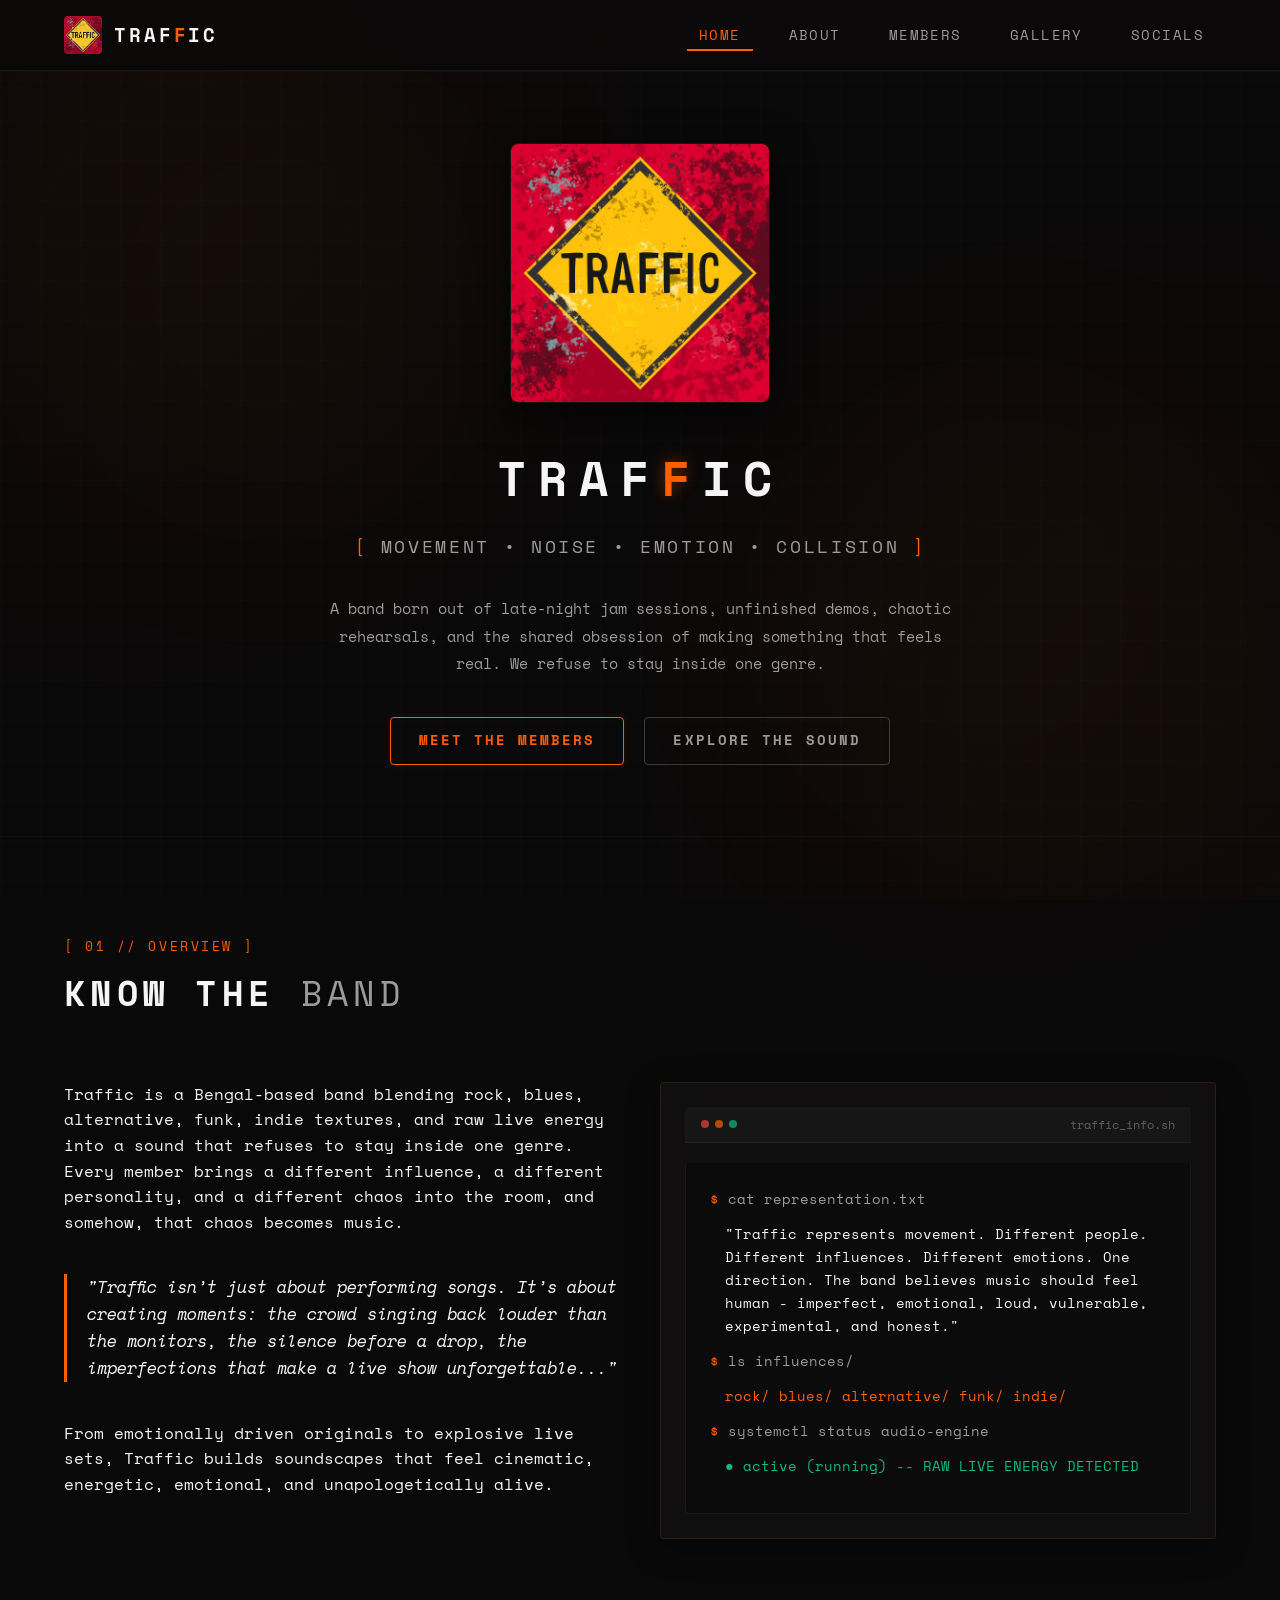
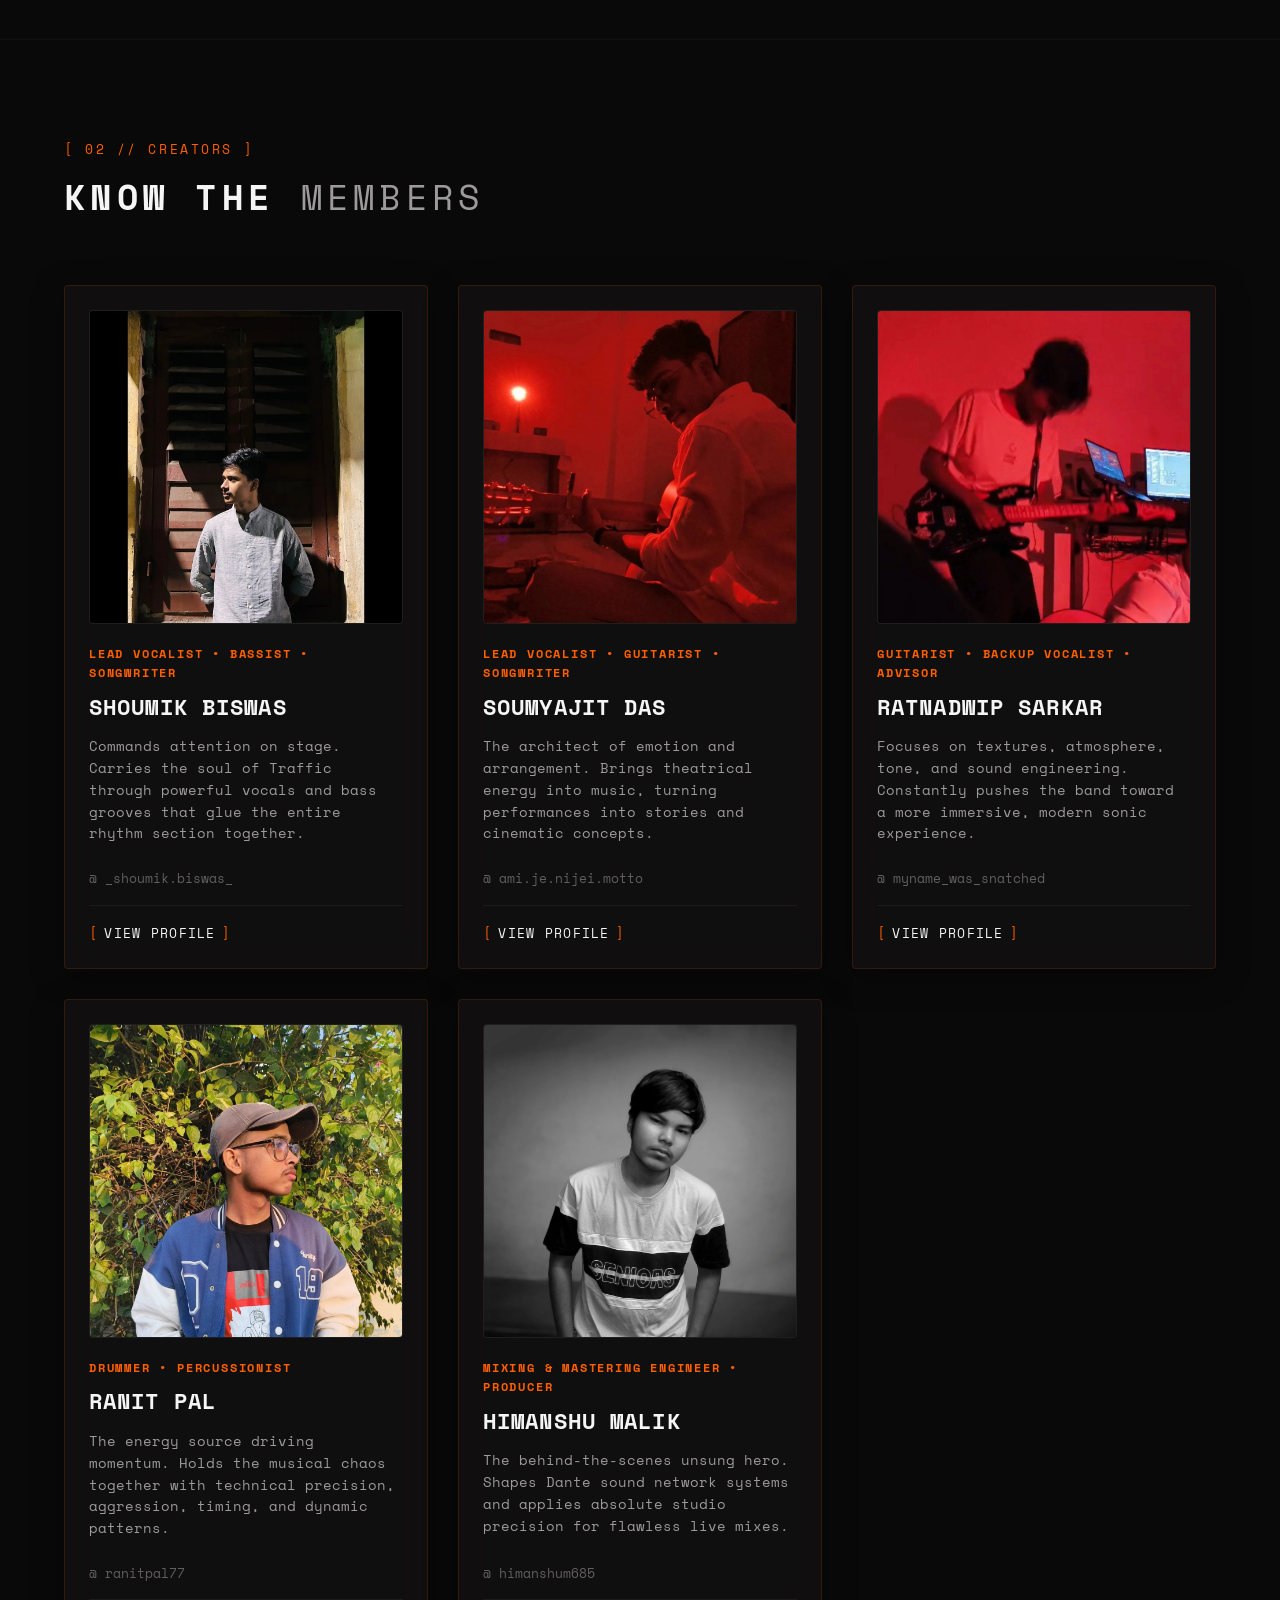
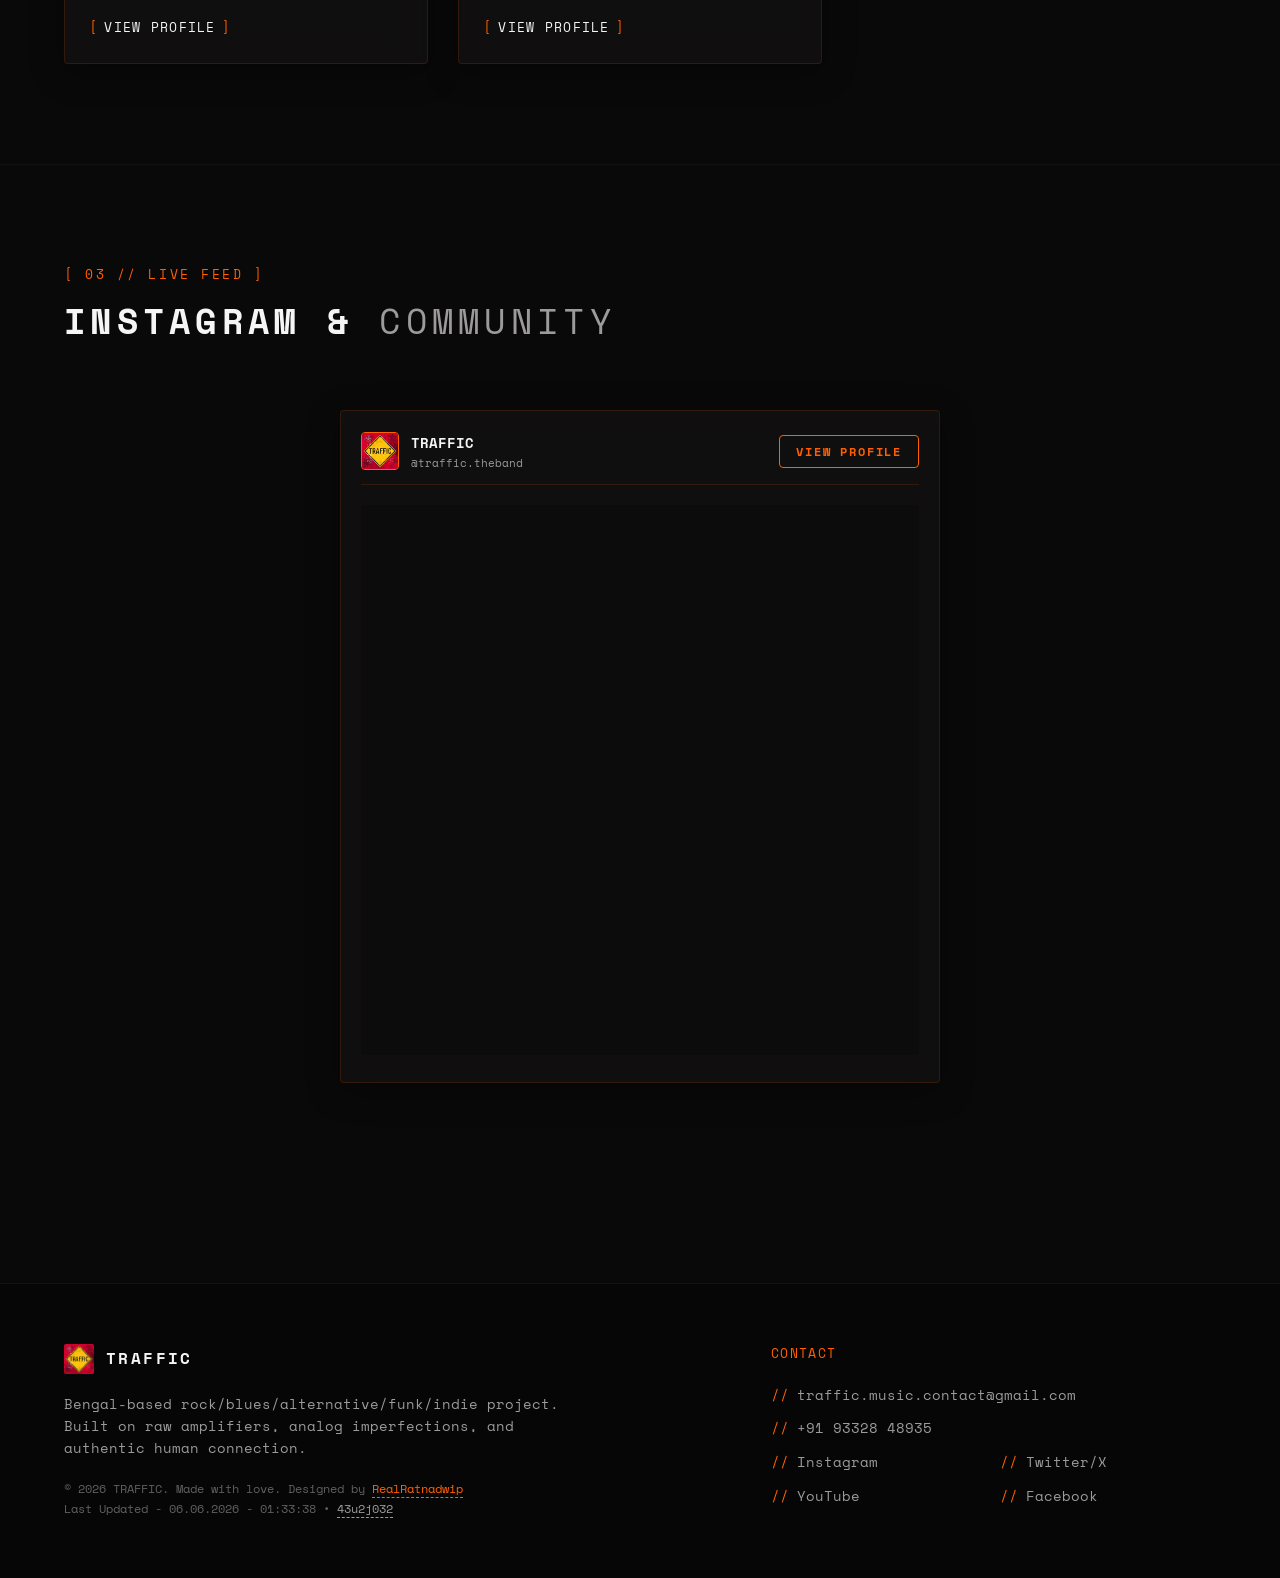
<file: index.html>
<!DOCTYPE html>
<html lang="en">

<head>
  <meta charset="UTF-8">
  <meta name="viewport" content="width=device-width, initial-scale=1.0">
  <title>TRAFFIC - The Band</title>
  <link rel="icon" type="image/png" href="images/logo.png">
  <link rel="apple-touch-icon" href="images/logo.png">
  <meta name="description"
    content="Traffic is a Bengal-based band blending rock, blues, alternative, funk, and indie textures into raw, live energy. Movement. Emotion. Sound.">
  <meta name="theme-color" content="#0a0909">

  <!-- OpenGraph (Facebook, LinkedIn, WhatsApp, etc.) -->
  <meta property="og:type" content="website">
  <meta property="og:title" content="TRAFFIC - The Band">
  <meta property="og:description"
    content="Bengal-based band blending rock, blues, alternative, funk, and indie textures into raw, live energy. Movement. Emotion. Sound.">
  <meta property="og:image" content="https://traffictheband.github.io/images/Preview.jpg">
  <meta property="og:url" content="https://traffictheband.github.io/">
  <meta property="og:site_name" content="TRAFFIC">

  <!-- Twitter Card -->
  <meta name="twitter:card" content="summary_large_image">
  <meta name="twitter:title" content="TRAFFIC - The Band">
  <meta name="twitter:description"
    content="Bengal-based band blending rock, blues, alternative, funk, and indie into raw, live energy.">
  <meta name="twitter:image" content="https://traffictheband.github.io/images/Preview.jpg">
  <meta name="twitter:site" content="@traffic_theband">

  <link rel="stylesheet" href="css/style.css">
</head>

<body data-page="home">

  <!-- Ambient Glow Orbs -->
  <div class="glow-orb glow-orb-1"></div>
  <div class="glow-orb glow-orb-2"></div>

  <!-- Header & Navigation -->
  <header>
    <div class="container nav-container">
      <a href="./" class="logo-link">
        <img src="images/logo.png" alt="Traffic Logo" class="logo-img">
        <div class="logo-text">TRAF<span>F</span>IC</div>
      </a>
      <button class="menu-toggle" aria-label="Toggle Menu">
        <span></span>
        <span></span>
        <span></span>
      </button>
      <nav>
        <ul>
          <li><a href="#home" class="active">Home</a></li>
          <li><a href="#about">About</a></li>
          <li><a href="#members">Members</a></li>
          <li><a href="gallery/">Gallery</a></li>
          <li><a href="#socials">Socials</a></li>
        </ul>
      </nav>
    </div>
  </header>

  <!-- Hero Section -->
  <section id="home" class="hero">
    <div class="container hero-content animate-on-scroll">
      <img src="images/logo.png" alt="Traffic Large Logo" class="hero-logo-large">
      <h1>TRAF<span>F</span>IC</h1>
      <div class="hero-subtitle">Movement • Noise • Emotion • Collision</div>
      <p class="hero-desc">
        A band born out of late-night jam sessions, unfinished demos, chaotic rehearsals, and the shared obsession of
        making something that feels real. We refuse to stay inside one genre.
      </p>
      <div class="btn-container">
        <a href="#members" class="btn btn-primary">Meet The Members</a>
        <a href="#about" class="btn btn-secondary">Explore The Sound</a>
      </div>
    </div>
  </section>

  <!-- "Know The Band" Section -->
  <section id="about">
    <div class="container">
      <div class="section-header animate-on-scroll">
        <span class="section-tag">[ 01 // OVERVIEW ]</span>
        <h2 class="section-title">Know The <span>Band</span></h2>
      </div>

      <div class="about-grid">
        <div class="about-left animate-on-scroll delay-1">
          <p>
            Traffic is a Bengal-based band blending rock, blues, alternative, funk, indie textures, and raw live energy
            into a sound that refuses to stay inside one genre. Every member brings a different influence, a different
            personality, and a different chaos into the room, and somehow, that chaos becomes music.
          </p>
          <div class="about-accent-box">
            <p>
              "Traffic isn’t just about performing songs. It’s about creating moments: the crowd singing back louder
              than the monitors, the silence before a drop, the imperfections that make a live show unforgettable..."
            </p>
          </div>
          <p>
            From emotionally driven originals to explosive live sets, Traffic builds soundscapes that feel cinematic,
            energetic, emotional, and unapologetically alive.
          </p>
        </div>

        <div class="about-right-panel glass-panel animate-on-scroll delay-2">
          <div class="terminal-header">
            <div class="terminal-dots">
              <span></span>
              <span></span>
              <span></span>
            </div>
            <div class="terminal-title">traffic_info.sh</div>
          </div>
          <div class="terminal-body">
            <div class="terminal-line">
              <span class="terminal-prompt">$</span> cat representation.txt
            </div>
            <div class="terminal-line" style="color: var(--text-primary); margin-left: 15px;">
              "Traffic represents movement. Different people. Different influences. Different emotions. One direction.
              The band believes music should feel human - imperfect, emotional, loud, vulnerable, experimental, and
              honest."
            </div>
            <div class="terminal-line">
              <span class="terminal-prompt">$</span> ls influences/
            </div>
            <div class="terminal-line" style="color: var(--accent-amber); margin-left: 15px;">
              rock/ blues/ alternative/ funk/ indie/
            </div>
            <div class="terminal-line">
              <span class="terminal-prompt">$</span> systemctl status audio-engine
            </div>
            <div class="terminal-line" style="color: var(--accent-green); margin-left: 15px;">
              ● active (running) -- RAW LIVE ENERGY DETECTED
            </div>
          </div>
        </div>
      </div>
    </div>
  </section>

  <!-- "Know The Members" Section -->
  <section id="members">
    <div class="container">
      <div class="section-header animate-on-scroll">
        <span class="section-tag">[ 02 // CREATORS ]</span>
        <h2 class="section-title">Know The <span>Members</span></h2>
      </div>

      <div class="members-grid">

        <!-- Member 1: Shoumik Biswas -->
        <div class="member-card glass-panel animate-on-scroll delay-1">
          <div class="member-image-container">
            <div class="member-image-loading"></div>
            <!-- Fallback Vector Silhouette -->
            <div class="member-fallback-avatar">
              SB
              <div class="member-fallback-icon">
                <!-- Vocal/Bass Vector SVG -->
                <svg width="40" height="40" viewBox="0 0 24 24" fill="none" stroke="currentColor" stroke-width="1.5">
                  <path d="M12 2a3 3 0 0 0-3 3v7a3 3 0 0 0 6 0V5a3 3 0 0 0-3-3Z" />
                  <path d="M19 10v1a7 7 0 0 1-14 0v-1M12 19v3M8 22h8" />
                </svg>
              </div>
            </div>
            <img class="member-img loaded" src="images/members/shoumik-biswas.jpg" alt="Shoumik Biswas"
              onerror="this.style.opacity='0';">
          </div>
          <div class="member-role">Lead Vocalist • Bassist • Songwriter</div>
          <h3 class="member-name">Shoumik Biswas</h3>
          <p class="member-brief">
            Commands attention on stage. Carries the soul of Traffic through powerful vocals and bass grooves that glue
            the entire rhythm section together.
          </p>
          <a href="https://www.instagram.com/_shoumik.biswas_/" target="_blank" class="member-insta-link">
            <span>@</span>_shoumik.biswas_
          </a>
          <div class="member-card-footer">
            <a href="members/shoumik-biswas/" class="member-btn">View Profile</a>
          </div>
        </div>

        <!-- Member 2: Soumyajit Das -->
        <div class="member-card glass-panel animate-on-scroll delay-2">
          <div class="member-image-container">
            <div class="member-image-loading"></div>
            <!-- Fallback Vector Silhouette -->
            <div class="member-fallback-avatar">
              SD
              <div class="member-fallback-icon">
                <!-- Guitar/Vocal Vector SVG -->
                <svg width="40" height="40" viewBox="0 0 24 24" fill="none" stroke="currentColor" stroke-width="1.5">
                  <path d="M9 18V5l12-2v13" />
                  <circle cx="6" cy="18" r="3" />
                  <circle cx="18" cy="16" r="3" />
                </svg>
              </div>
            </div>
            <img class="member-img loaded" src="images/members/soumyajit-das.jpg" alt="Soumyajit Das"
              onerror="this.style.opacity='0';">
          </div>
          <div class="member-role">Lead Vocalist • Guitarist • Songwriter</div>
          <h3 class="member-name">Soumyajit Das</h3>
          <p class="member-brief">
            The architect of emotion and arrangement. Brings theatrical energy into music, turning performances into
            stories and cinematic concepts.
          </p>
          <a href="https://www.instagram.com/ami.je.nijei.motto/" target="_blank" class="member-insta-link">
            <span>@</span>ami.je.nijei.motto
          </a>
          <div class="member-card-footer">
            <a href="members/soumyajit-das/" class="member-btn">View Profile</a>
          </div>
        </div>

        <!-- Member 3: Ratnadwip Sarkar -->
        <div class="member-card glass-panel animate-on-scroll delay-3">
          <div class="member-image-container">
            <div class="member-image-loading"></div>
            <!-- Fallback Vector Silhouette -->
            <div class="member-fallback-avatar">
              RS
              <div class="member-fallback-icon">
                <!-- Sound Eng/Guitar Vector SVG -->
                <svg width="40" height="40" viewBox="0 0 24 24" fill="none" stroke="currentColor" stroke-width="1.5">
                  <rect x="3" y="3" width="18" height="18" rx="2" />
                  <path d="M21 12H3M12 3v18M7 8h2M7 16h2M15 8h2M15 16h2" />
                </svg>
              </div>
            </div>
            <img class="member-img loaded" src="images/members/ratnadwip-sarkar.jpg" alt="Ratnadwip Sarkar"
              onerror="this.style.opacity='0';">
          </div>
          <div class="member-role">Guitarist • Backup Vocalist • Advisor</div>
          <h3 class="member-name">Ratnadwip Sarkar</h3>
          <p class="member-brief">
            Focuses on textures, atmosphere, tone, and sound engineering. Constantly pushes the band toward a more
            immersive, modern sonic experience.
          </p>
          <a href="https://www.instagram.com/myname_was_snatched/" target="_blank" class="member-insta-link">
            <span>@</span>myname_was_snatched
          </a>
          <div class="member-card-footer">
            <a href="members/ratnadwip-sarkar/" class="member-btn">View Profile</a>
          </div>
        </div>

        <!-- Member 4: Ranit Pal -->
        <div class="member-card glass-panel animate-on-scroll delay-1">
          <div class="member-image-container">
            <div class="member-image-loading"></div>
            <!-- Fallback Vector Silhouette -->
            <div class="member-fallback-avatar">
              RP
              <div class="member-fallback-icon">
                <!-- Drums Vector SVG -->
                <svg width="40" height="40" viewBox="0 0 24 24" fill="none" stroke="currentColor" stroke-width="1.5">
                  <ellipse cx="12" cy="6" rx="9" ry="3" />
                  <path d="M3 6v10c0 1.66 4 3 9 3s9-1.34 9-3V6" />
                  <path d="M12 6v13" />
                  <path d="M17 3.5 7 20.5M7 3.5l10 17" />
                </svg>
              </div>
            </div>
            <img class="member-img loaded" src="images/members/ranit-pal.jpg" alt="Ranit Pal"
              onerror="this.style.opacity='0';">
          </div>
          <div class="member-role">Drummer • Percussionist</div>
          <h3 class="member-name">Ranit Pal</h3>
          <p class="member-brief">
            The energy source driving momentum. Holds the musical chaos together with technical precision, aggression,
            timing, and dynamic patterns.
          </p>
          <a href="https://www.instagram.com/ranitpal77/" target="_blank" class="member-insta-link">
            <span>@</span>ranitpal77
          </a>
          <div class="member-card-footer">
            <a href="members/ranit-pal/" class="member-btn">View Profile</a>
          </div>
        </div>

        <!-- Member 5: Himanshu Malik -->
        <div class="member-card glass-panel animate-on-scroll delay-3">
          <div class="member-image-container">
            <div class="member-image-loading"></div>
            <!-- Fallback Vector Silhouette -->
            <div class="member-fallback-avatar">
              HM
              <div class="member-fallback-icon">
                <!-- Mixer Faders Vector SVG -->
                <svg width="40" height="40" viewBox="0 0 24 24" fill="none" stroke="currentColor" stroke-width="1.5">
                  <path d="M4 14h4M4 20h4M16 14h4M16 20h4" />
                  <path d="M12 2v20M6 2v6M6 14v8M18 2v6M18 14v8" />
                  <rect x="4" y="8" width="4" height="6" rx="1" />
                  <rect x="10" y="4" width="4" height="6" rx="1" />
                  <rect x="16" y="8" width="4" height="6" rx="1" />
                </svg>
              </div>
            </div>
            <img class="member-img loaded" src="images/members/himanshu-malik.jpg" alt="Himanshu Malik"
              onerror="this.style.opacity='0';">
          </div>
          <div class="member-role">Mixing & Mastering Engineer • Producer</div>
          <h3 class="member-name">Himanshu Malik</h3>
          <p class="member-brief">
            The behind-the-scenes unsung hero. Shapes Dante sound network systems and applies absolute studio precision
            for flawless live mixes.
          </p>
          <a href="https://www.instagram.com/himanshum685/" target="_blank" class="member-insta-link">
            <span>@</span>himanshum685
          </a>
          <div class="member-card-footer">
            <a href="members/himanshu-malik/" class="member-btn">View Profile</a>
          </div>
        </div>

      </div>
    </div>
  </section>

  <!-- Instagram / Social Section -->
  <section id="socials">
    <div class="container">
      <div class="section-header animate-on-scroll">
        <span class="section-tag">[ 03 // LIVE FEED ]</span>
        <h2 class="section-title">Instagram & <span>Community</span></h2>
      </div>

      <div class="insta-embed-container glass-panel animate-on-scroll delay-1"
        style="max-width: 600px; margin: 0 auto; padding: 20px;">
        <div class="insta-embed-header"
          style="display: flex; justify-content: space-between; align-items: center; border-bottom: 1px solid rgba(255, 95, 0, 0.15); padding-bottom: 12px; margin-bottom: 20px;">
          <div style="display: flex; align-items: center; gap: 12px;">
            <img src="images/logo.png" alt="Traffic Logo"
              style="width: 38px; height: 38px; border-radius: 4px; border: 1px solid var(--accent-amber);">
            <div>
              <div style="font-weight: 700; font-size: 0.9rem; text-transform: uppercase;">TRAFFIC</div>
              <div class="insta-handle" style="font-size: 0.7rem; color: var(--text-secondary);">@traffic.theband</div>
            </div>
          </div>
          <a href="https://www.instagram.com/traffic.theband/" target="_blank" class="btn insta-profile-link"
            style="padding: 6px 16px; font-size: 0.75rem; border-color: var(--accent-amber); color: var(--accent-amber);">View
            Profile</a>
        </div>
        <iframe src="https://www.instagram.com/traffic.theband/embed" class="insta-iframe" width="100%" height="550"
          style="border:none; overflow:hidden; border-radius: 4px; background: rgba(0,0,0,0.2);" scrolling="no"
          frameborder="0" allowtransparency="true" allow="encrypted-media">
        </iframe>
      </div>
    </div>
  </section>

  <!-- Footer -->
  <footer>
    <div class="container footer-grid">
      <div class="footer-left">
        <div class="footer-logo">
          <img src="images/logo.png" alt="Traffic Logo" style="height: 30px; width: auto; border-radius: 2px;">
          TRAFFIC
        </div>
        <p class="footer-desc">
          Bengal-based rock/blues/alternative/funk/indie project. Built on raw amplifiers, analog imperfections, and
          authentic human connection.
        </p>
        <p class="footer-copy">
          &copy; 2026 TRAFFIC. Made with love. Designed by <a href="https://ratnadwip.com" target="_blank"
            style="color: var(--accent-amber); text-decoration: none; border-bottom: 1px dashed var(--accent-amber);">RealRatnadwip</a><br>
          Last Updated - 06.06.2026 - 01:33:38
        </p>
      </div>

      <div class="footer-right">
        <div class="footer-links-title">Official Links</div>
        <div class="links-grid">
          <a href="https://www.instagram.com/traffic.theband/" target="_blank" class="social-icon-link">
            <span>//</span> Instagram
          </a>
          <a href="https://x.com/traffic_theband" target="_blank" class="social-icon-link">
            <span>//</span> Twitter/X
          </a>
          <a href="https://www.youtube.com/@traffic.theband" target="_blank" class="social-icon-link">
            <span>//</span> YouTube
          </a>
          <a href="https://www.facebook.com/traffic.theband" target="_blank" class="social-icon-link">
            <span>//</span> Facebook
          </a>
          <a href="mailto:traffic.music.contact@gmail.com" class="social-icon-link" style="grid-column: span 2;">
            <span>//</span> Email: traffic.music.contact@gmail.com
          </a>
        </div>
      </div>
    </div>
  </footer>

  <script src="js/components.js"></script>
  <script src="js/app.js"></script>
</body>

</html>
</file>
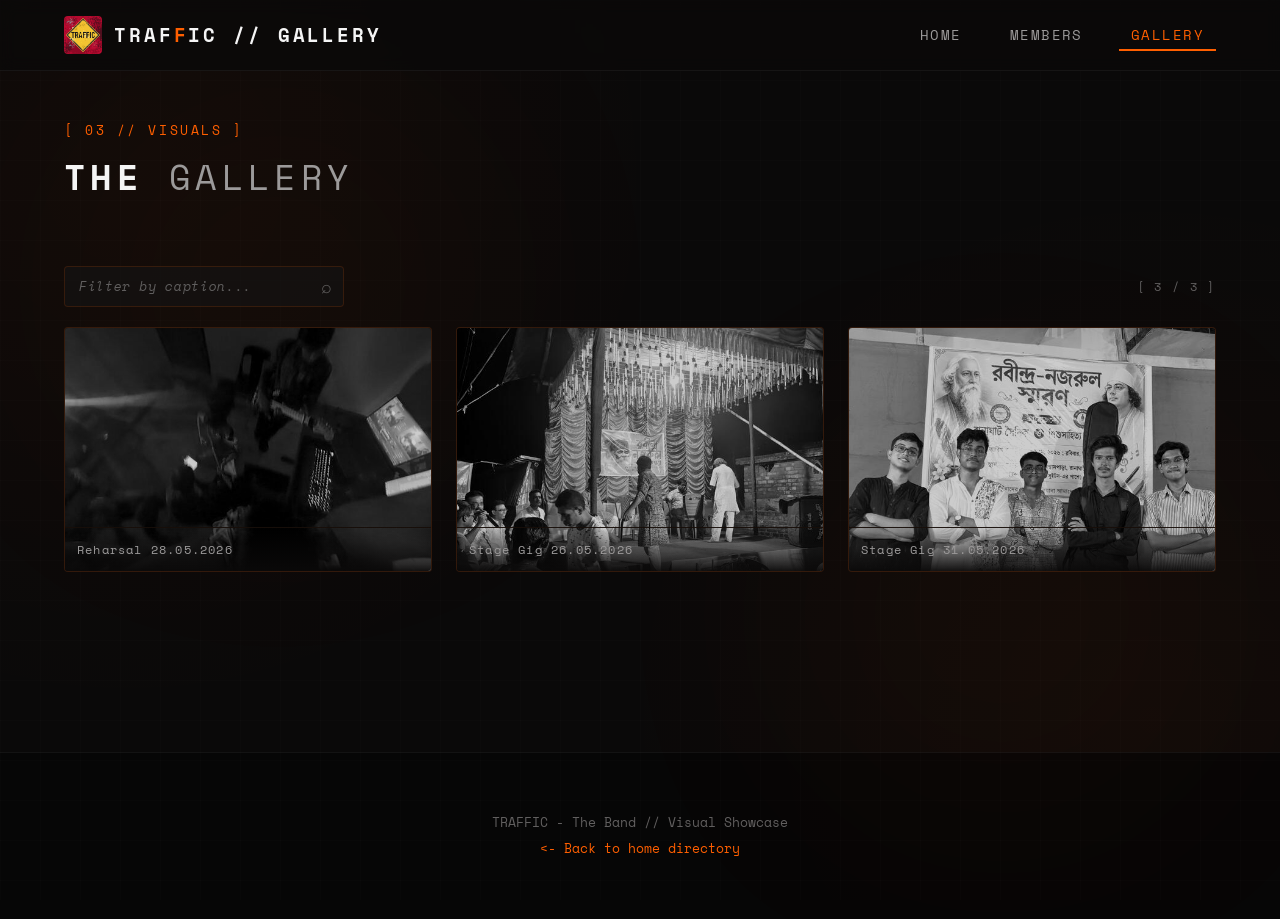
<file: gallery/index.html>
<!DOCTYPE html>
<html lang="en">
<head>
  <meta charset="UTF-8">
  <meta name="viewport" content="width=device-width, initial-scale=1.0">
  <title>Gallery - TRAFFIC</title>
  <link rel="icon" type="image/png" href="../images/logo.png">
  <link rel="apple-touch-icon" href="../images/logo.png">
  <meta name="description" content="View stage and rehearsal gallery captures of Traffic, the Bengal-based rock/blues/alternative band.">
  <meta name="theme-color" content="#0a0909">

  <!-- OpenGraph -->
  <meta property="og:type" content="website">
  <meta property="og:title" content="Gallery - TRAFFIC">
  <meta property="og:description" content="Stage captures, rehearsal shots, and visual moments from Traffic.">
  <meta property="og:image" content="https://traffictheband.github.io/images/Preview.jpg">
  <meta property="og:url" content="https://traffictheband.github.io/gallery/">
  <meta property="og:site_name" content="TRAFFIC">

  <!-- Twitter Card -->
  <meta name="twitter:card" content="summary_large_image">
  <meta name="twitter:title" content="Gallery - TRAFFIC">
  <meta name="twitter:description" content="Stage captures, rehearsal shots, and visual moments from Traffic.">
  <meta name="twitter:image" content="https://traffictheband.github.io/images/Preview.jpg">
  <meta name="twitter:site" content="@traffic_theband">

  <link rel="stylesheet" href="../css/style.css">
</head>
<body data-page="gallery">

  <!-- Ambient Glow Orbs -->
  <div class="glow-orb glow-orb-1"></div>
  <div class="glow-orb glow-orb-2"></div>

  <!-- Header -->
  <header>
    <div class="container nav-container">
      <a href="../" class="logo-link">
        <img src="../images/logo.png" alt="Traffic Logo" class="logo-img">
        <div class="logo-text">TRAF<span>F</span>IC</div>
      </a>
      <button class="menu-toggle" aria-label="Toggle Menu">
        <span></span>
        <span></span>
        <span></span>
      </button>
      <nav>
        <ul>
          <li><a href="../">Home</a></li>
          <li><a href="../#about">About</a></li>
          <li><a href="../#members">Members</a></li>
          <li><a href="./" class="active">Gallery</a></li>
          <li><a href="../#socials">Socials</a></li>
        </ul>
      </nav>
    </div>
  </header>

  <!-- Gallery Section -->
  <main class="container" style="padding-top: 50px; padding-bottom: 80px;">
    <div class="section-header animate-on-scroll">
      <span class="section-tag">[ 03 // VISUALS ]</span>
      <h1 class="section-title">The <span>Gallery</span></h1>
    </div>

    <!-- Gallery toolbar: counter + filter -->
    <div id="gallery-toolbar" class="gallery-toolbar animate-on-scroll delay-1" style="display: none;">
      <div class="gallery-filter-wrap">
        <input type="text" id="gallery-filter" class="gallery-filter-input" placeholder="Filter by caption..." autocomplete="off" />
        <span class="gallery-filter-icon">⌕</span>
      </div>
      <span id="gallery-count-text" class="gallery-count-text"></span>
    </div>

    <!-- Dynamic gallery - populated from images/gallery/gallery.json -->
    <div id="gallery-container" class="gallery-grid animate-on-scroll delay-1">
      <!-- Loading spinner shown while fetching manifest -->
      <div id="gallery-loading" class="gallery-status">
        <div class="gallery-spinner"></div>
        <p>Loading gallery...</p>
      </div>
    </div>

    <!-- No results from filter -->
    <div id="gallery-no-results" class="gallery-status" style="display: none;">
      <p style="color: var(--text-muted); font-size: 0.9rem;">[ no matches found ]</p>
    </div>

    <!-- Infinite scroll sentinel - triggers loading more images -->
    <div id="gallery-scroll-sentinel" class="gallery-scroll-sentinel" style="display: none;">
      <div class="gallery-spinner"></div>
      <p>Loading more...</p>
    </div>

    <!-- Empty state shown when no images found -->
    <div id="gallery-empty" class="gallery-status" style="display: none;">
      <p style="color: var(--text-muted); font-size: 0.9rem;">[ no images found ]</p>
    </div>
  </main>

  <!-- Lightbox Modal -->
  <div id="lightbox" class="lightbox">
    <span class="lightbox-close">&times;</span>
    <span class="lightbox-prev">&#10094;</span>
    <span class="lightbox-next">&#10095;</span>
    <!-- Lightbox loading spinner -->
    <div id="lightbox-loader" class="lightbox-loader">
      <div class="gallery-spinner lightbox-spinner"></div>
    </div>
    <img class="lightbox-content" id="lightbox-img" alt="">
    <div class="lightbox-bottom-bar">
      <div id="lightbox-caption" class="lightbox-caption"></div>
      <div id="lightbox-counter" class="lightbox-counter"></div>
    </div>
  </div>

  <!-- Back to top FAB -->
  <button id="back-to-top" class="back-to-top" aria-label="Back to top" title="Back to top">
    <span>↑</span>
  </button>

  <!-- Footer -->
  <footer>
    <div class="container" style="text-align: center; font-size: 0.8rem; color: var(--text-muted);">
      <p>TRAFFIC - The Band // Visual Showcase</p>
      <p style="margin-top: 5px;"><a href="../" style="color: var(--accent-amber); text-decoration: none;">&lt;- Back to home directory</a></p>
    </div>
  </footer>

  <script src="../js/components.js"></script>
  <script src="../js/app.js"></script>
</body>
</html>
</file>
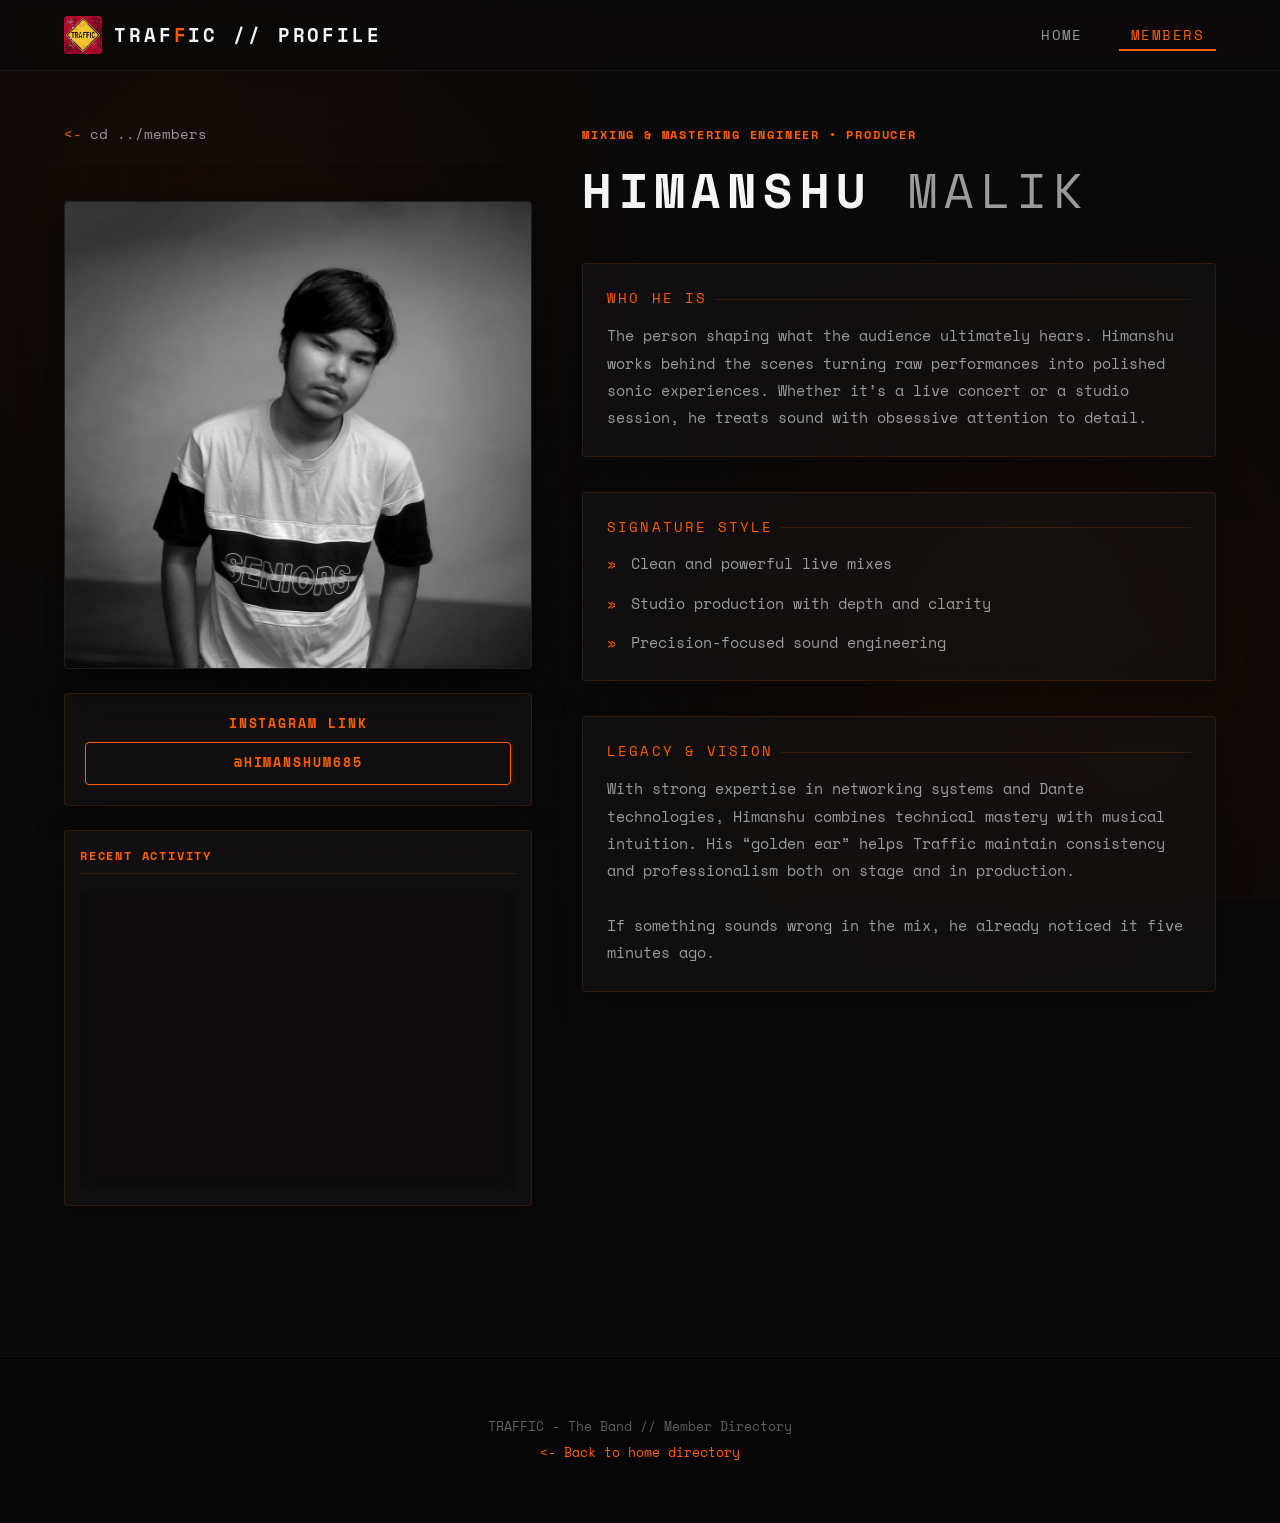
<file: members/himanshu-malik/index.html>
<!DOCTYPE html>
<html lang="en">
<head>
  <meta charset="UTF-8">
  <meta name="viewport" content="width=device-width, initial-scale=1.0">
  <title>Himanshu Malik - TRAFFIC</title>
  <link rel="icon" type="image/png" href="../../images/logo.png">
  <meta name="description" content="Profile of Himanshu Malik - Mixing/Mastering Engineer and Producer for Traffic.">
  <link rel="apple-touch-icon" href="../../images/logo.png">
  <meta name="theme-color" content="#0a0909">

  <!-- OpenGraph -->
  <meta property="og:type" content="profile">
  <meta property="og:title" content="Himanshu Malik - TRAFFIC">
  <meta property="og:description" content="Profile of Himanshu Malik - Mixing/Mastering Engineer and Producer for Traffic.">
  <meta property="og:image" content="https://traffictheband.github.io/images/members/himanshu-malik.jpg">
  <meta property="og:url" content="https://traffictheband.github.io/members/himanshu-malik/">
  <meta property="og:site_name" content="TRAFFIC">

  <!-- Twitter Card -->
  <meta name="twitter:card" content="summary_large_image">
  <meta name="twitter:title" content="Himanshu Malik - TRAFFIC">
  <meta name="twitter:description" content="Profile of Himanshu Malik - Mixing/Mastering Engineer and Producer for Traffic.">
  <meta name="twitter:image" content="https://traffictheband.github.io/images/members/himanshu-malik.jpg">
  <meta name="twitter:site" content="@traffic_theband">

  <link rel="stylesheet" href="../../css/style.css">
</head>
<body data-page="member" data-member-id="himanshu-malik">

  <!-- Ambient Glow Orbs -->
  <div class="glow-orb glow-orb-1"></div>
  <div class="glow-orb glow-orb-2"></div>

  <!-- Header -->
  <header>
    <div class="container nav-container">
      <a href="../../" class="logo-link">
        <img src="../../images/logo.png" alt="Traffic Logo" class="logo-img">
        <div class="logo-text">TRAF<span>F</span>IC // PROFILE</div>
      </a>
      <button class="menu-toggle" aria-label="Toggle Menu">
        <span></span>
        <span></span>
        <span></span>
      </button>
      <nav>
        <ul>
          <li><a href="../../">Home</a></li>
          <li><a href="../../#members" class="active">Members</a></li>
        </ul>
      </nav>
    </div>
  </header>

  <main class="container">
    <div class="member-page-grid">
      
      <!-- Left Column (Visuals & Socials) -->
      <div class="member-page-left animate-on-scroll">
        <div class="back-prompt-container">
          <a href="../../#members" class="back-prompt">
            <span>&lt;-</span> cd ../members
          </a>
        </div>
        
        <div class="member-page-img-card">
          <!-- Fallback Vector Silhouette (Visible behind image) -->
          <div class="member-fallback-avatar">
            HM
            <div class="member-fallback-icon">
              <svg width="60" height="60" viewBox="0 0 24 24" fill="none" stroke="currentColor" stroke-width="1.5">
                <path d="M4 14h4M4 20h4M16 14h4M16 20h4" />
                <path d="M12 2v20M6 2v6M6 14v8M18 2v6M18 14v8" />
                <rect x="4" y="8" width="4" height="6" rx="1" />
                <rect x="10" y="4" width="4" height="6" rx="1" />
                <rect x="16" y="8" width="4" height="6" rx="1" />
              </svg>
            </div>
          </div>
          <img class="member-page-img loaded" src="../../images/members/himanshu-malik.jpg" alt="Himanshu Malik" onerror="this.style.opacity='0';">
        </div>

        <div class="glass-panel member-page-insta-link" style="padding: 20px; text-align: center;">
          <div class="member-role" style="font-size: 0.8rem; margin-bottom: 8px;">Instagram Link</div>
          <a href="https://www.instagram.com/himanshum685/" target="_blank" class="btn btn-primary member-insta-btn" style="width: 100%; justify-content: center; font-size: 0.8rem; padding: 10px 15px;">
            @himanshum685
          </a>
        </div>

        <!-- Embedded Instagram Frame -->
        <div class="glass-panel member-page-insta-embed" style="padding: 15px; min-height: 350px; display: flex; flex-direction: column; gap: 10px;">
          <div class="member-role" style="font-size: 0.75rem; border-bottom: 1px solid rgba(255, 95, 0, 0.15); padding-bottom: 8px;">Recent Activity</div>
          <iframe 
            src="https://www.instagram.com/himanshum685/embed/" 
            class="member-insta-iframe"
            width="100%" 
            height="300" 
            style="border:none; overflow:hidden; border-radius: 4px; background: rgba(0,0,0,0.15);" 
            scrolling="no" 
            frameborder="0" 
            allowtransparency="true" 
            allow="encrypted-media">
          </iframe>
        </div>
      </div>

      <!-- Right Column (Bio details) -->
      <div class="member-page-right animate-on-scroll delay-1">
        <div>
          <span class="member-role">Mixing & Mastering Engineer • Producer</span>
          <h1 class="section-title" style="font-size: 3rem; margin-top: 5px;">Himanshu <span>Malik</span></h1>
        </div>

        <div class="detail-section glass-panel">
          <div class="detail-title">Who He Is</div>
          <div class="detail-content">
            The person shaping what the audience ultimately hears. Himanshu works behind the scenes turning raw performances into polished sonic experiences. Whether it’s a live concert or a studio session, he treats sound with obsessive attention to detail.
          </div>
        </div>

        <div class="detail-section glass-panel">
          <div class="detail-title">Signature Style</div>
          <div class="detail-content">
            <ul class="style-list">
              <li>Clean and powerful live mixes</li>
              <li>Studio production with depth and clarity</li>
              <li>Precision-focused sound engineering</li>
            </ul>
          </div>
        </div>

        <div class="detail-section glass-panel">
          <div class="detail-title">Legacy & Vision</div>
          <div class="detail-content">
            With strong expertise in networking systems and Dante technologies, Himanshu combines technical mastery with musical intuition. His “golden ear” helps Traffic maintain consistency and professionalism both on stage and in production.
            <br><br>
            If something sounds wrong in the mix, he already noticed it five minutes ago.
          </div>
        </div>
      </div>

    </div>
  </main>

  <!-- Footer -->
  <footer>
    <div class="container" style="text-align: center; font-size: 0.8rem; color: var(--text-muted);">
      <p>TRAFFIC - The Band // Member Directory</p>
      <p style="margin-top: 5px;"><a href="../../#members" style="color: var(--accent-amber); text-decoration: none;">&lt;- Back to home directory</a></p>
    </div>
  </footer>

  <script src="../../js/components.js"></script>
  <script src="../../js/app.js"></script>
</body>
</html>
</file>
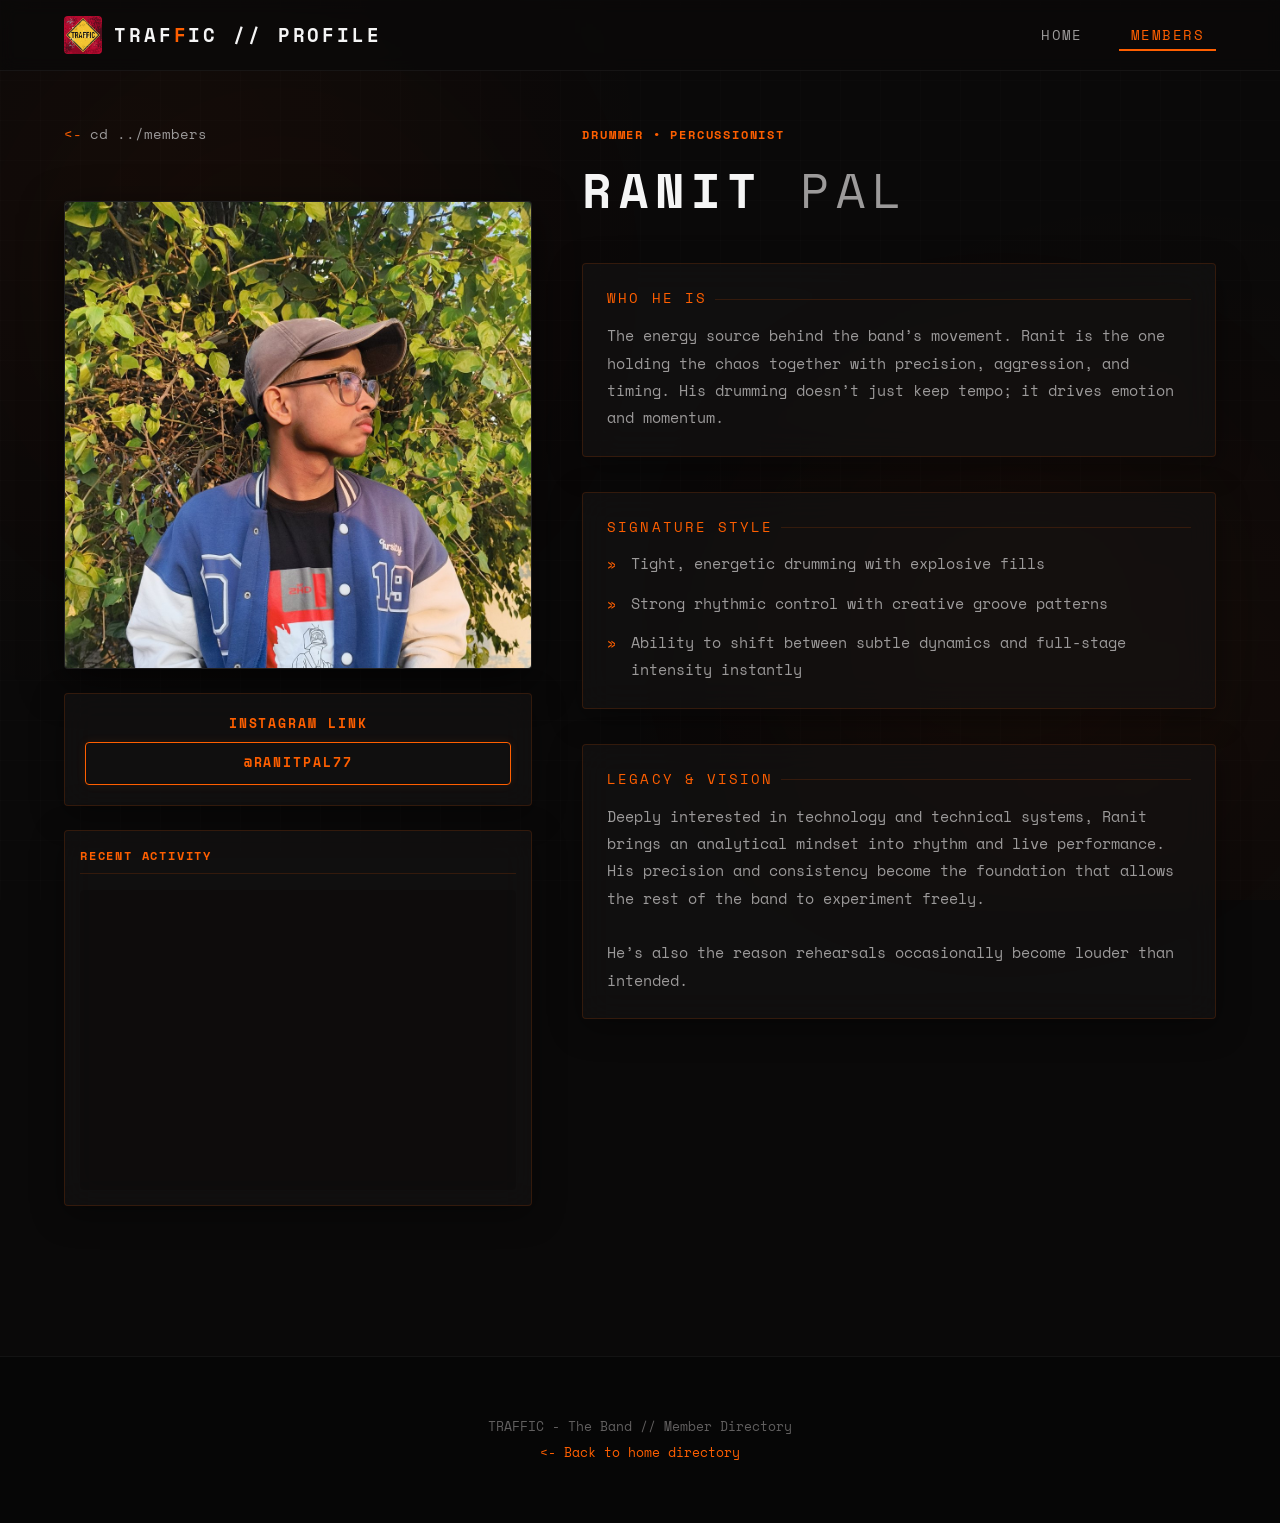
<file: members/ranit-pal/index.html>
<!DOCTYPE html>
<html lang="en">
<head>
  <meta charset="UTF-8">
  <meta name="viewport" content="width=device-width, initial-scale=1.0">
  <title>Ranit Pal - TRAFFIC</title>
  <link rel="icon" type="image/png" href="../../images/logo.png">
  <meta name="description" content="Profile of Ranit Pal - Drummer and Percussionist for Traffic.">
  <link rel="apple-touch-icon" href="../../images/logo.png">
  <meta name="theme-color" content="#0a0909">

  <!-- OpenGraph -->
  <meta property="og:type" content="profile">
  <meta property="og:title" content="Ranit Pal - TRAFFIC">
  <meta property="og:description" content="Profile of Ranit Pal - Drummer and Percussionist for Traffic.">
  <meta property="og:image" content="https://traffictheband.github.io/images/members/ranit-pal.jpg">
  <meta property="og:url" content="https://traffictheband.github.io/members/ranit-pal/">
  <meta property="og:site_name" content="TRAFFIC">

  <!-- Twitter Card -->
  <meta name="twitter:card" content="summary_large_image">
  <meta name="twitter:title" content="Ranit Pal - TRAFFIC">
  <meta name="twitter:description" content="Profile of Ranit Pal - Drummer and Percussionist for Traffic.">
  <meta name="twitter:image" content="https://traffictheband.github.io/images/members/ranit-pal.jpg">
  <meta name="twitter:site" content="@traffic_theband">

  <link rel="stylesheet" href="../../css/style.css">
</head>
<body data-page="member" data-member-id="ranit-pal">

  <!-- Ambient Glow Orbs -->
  <div class="glow-orb glow-orb-1"></div>
  <div class="glow-orb glow-orb-2"></div>

  <!-- Header -->
  <header>
    <div class="container nav-container">
      <a href="../../" class="logo-link">
        <img src="../../images/logo.png" alt="Traffic Logo" class="logo-img">
        <div class="logo-text">TRAF<span>F</span>IC // PROFILE</div>
      </a>
      <button class="menu-toggle" aria-label="Toggle Menu">
        <span></span>
        <span></span>
        <span></span>
      </button>
      <nav>
        <ul>
          <li><a href="../../">Home</a></li>
          <li><a href="../../#members" class="active">Members</a></li>
        </ul>
      </nav>
    </div>
  </header>

  <main class="container">
    <div class="member-page-grid">
      
      <!-- Left Column (Visuals & Socials) -->
      <div class="member-page-left animate-on-scroll">
        <div class="back-prompt-container">
          <a href="../../#members" class="back-prompt">
            <span>&lt;-</span> cd ../members
          </a>
        </div>
        
        <div class="member-page-img-card">
          <!-- Fallback Vector Silhouette (Visible behind image) -->
          <div class="member-fallback-avatar">
            RP
            <div class="member-fallback-icon">
              <svg width="60" height="60" viewBox="0 0 24 24" fill="none" stroke="currentColor" stroke-width="1.5">
                <ellipse cx="12" cy="6" rx="9" ry="3" />
                <path d="M3 6v10c0 1.66 4 3 9 3s9-1.34 9-3V6" />
                <path d="M12 6v13" />
                <path d="M17 3.5 7 20.5M7 3.5l10 17" />
              </svg>
            </div>
          </div>
          <img class="member-page-img loaded" src="../../images/members/ranit-pal.jpg" alt="Ranit Pal" onerror="this.style.opacity='0';">
        </div>

        <div class="glass-panel member-page-insta-link" style="padding: 20px; text-align: center;">
          <div class="member-role" style="font-size: 0.8rem; margin-bottom: 8px;">Instagram Link</div>
          <a href="https://www.instagram.com/ranitpal77/" target="_blank" class="btn btn-primary member-insta-btn" style="width: 100%; justify-content: center; font-size: 0.8rem; padding: 10px 15px;">
            @ranitpal77
          </a>
        </div>

        <!-- Embedded Instagram Frame -->
        <div class="glass-panel member-page-insta-embed" style="padding: 15px; min-height: 350px; display: flex; flex-direction: column; gap: 10px;">
          <div class="member-role" style="font-size: 0.75rem; border-bottom: 1px solid rgba(255, 95, 0, 0.15); padding-bottom: 8px;">Recent Activity</div>
          <iframe 
            src="https://www.instagram.com/ranitpal77/embed/" 
            class="member-insta-iframe"
            width="100%" 
            height="300" 
            style="border:none; overflow:hidden; border-radius: 4px; background: rgba(0,0,0,0.15);" 
            scrolling="no" 
            frameborder="0" 
            allowtransparency="true" 
            allow="encrypted-media">
          </iframe>
        </div>
      </div>

      <!-- Right Column (Bio details) -->
      <div class="member-page-right animate-on-scroll delay-1">
        <div>
          <span class="member-role">Drummer • Percussionist</span>
          <h1 class="section-title" style="font-size: 3rem; margin-top: 5px;">Ranit <span>Pal</span></h1>
        </div>

        <div class="detail-section glass-panel">
          <div class="detail-title">Who He Is</div>
          <div class="detail-content">
            The energy source behind the band’s movement. Ranit is the one holding the chaos together with precision, aggression, and timing. His drumming doesn’t just keep tempo; it drives emotion and momentum.
          </div>
        </div>

        <div class="detail-section glass-panel">
          <div class="detail-title">Signature Style</div>
          <div class="detail-content">
            <ul class="style-list">
              <li>Tight, energetic drumming with explosive fills</li>
              <li>Strong rhythmic control with creative groove patterns</li>
              <li>Ability to shift between subtle dynamics and full-stage intensity instantly</li>
            </ul>
          </div>
        </div>

        <div class="detail-section glass-panel">
          <div class="detail-title">Legacy & Vision</div>
          <div class="detail-content">
            Deeply interested in technology and technical systems, Ranit brings an analytical mindset into rhythm and live performance. His precision and consistency become the foundation that allows the rest of the band to experiment freely.
            <br><br>
            He’s also the reason rehearsals occasionally become louder than intended.
          </div>
        </div>
      </div>

    </div>
  </main>

  <!-- Footer -->
  <footer>
    <div class="container" style="text-align: center; font-size: 0.8rem; color: var(--text-muted);">
      <p>TRAFFIC - The Band // Member Directory</p>
      <p style="margin-top: 5px;"><a href="../../#members" style="color: var(--accent-amber); text-decoration: none;">&lt;- Back to home directory</a></p>
    </div>
  </footer>

  <script src="../../js/components.js"></script>
  <script src="../../js/app.js"></script>
</body>
</html>
</file>
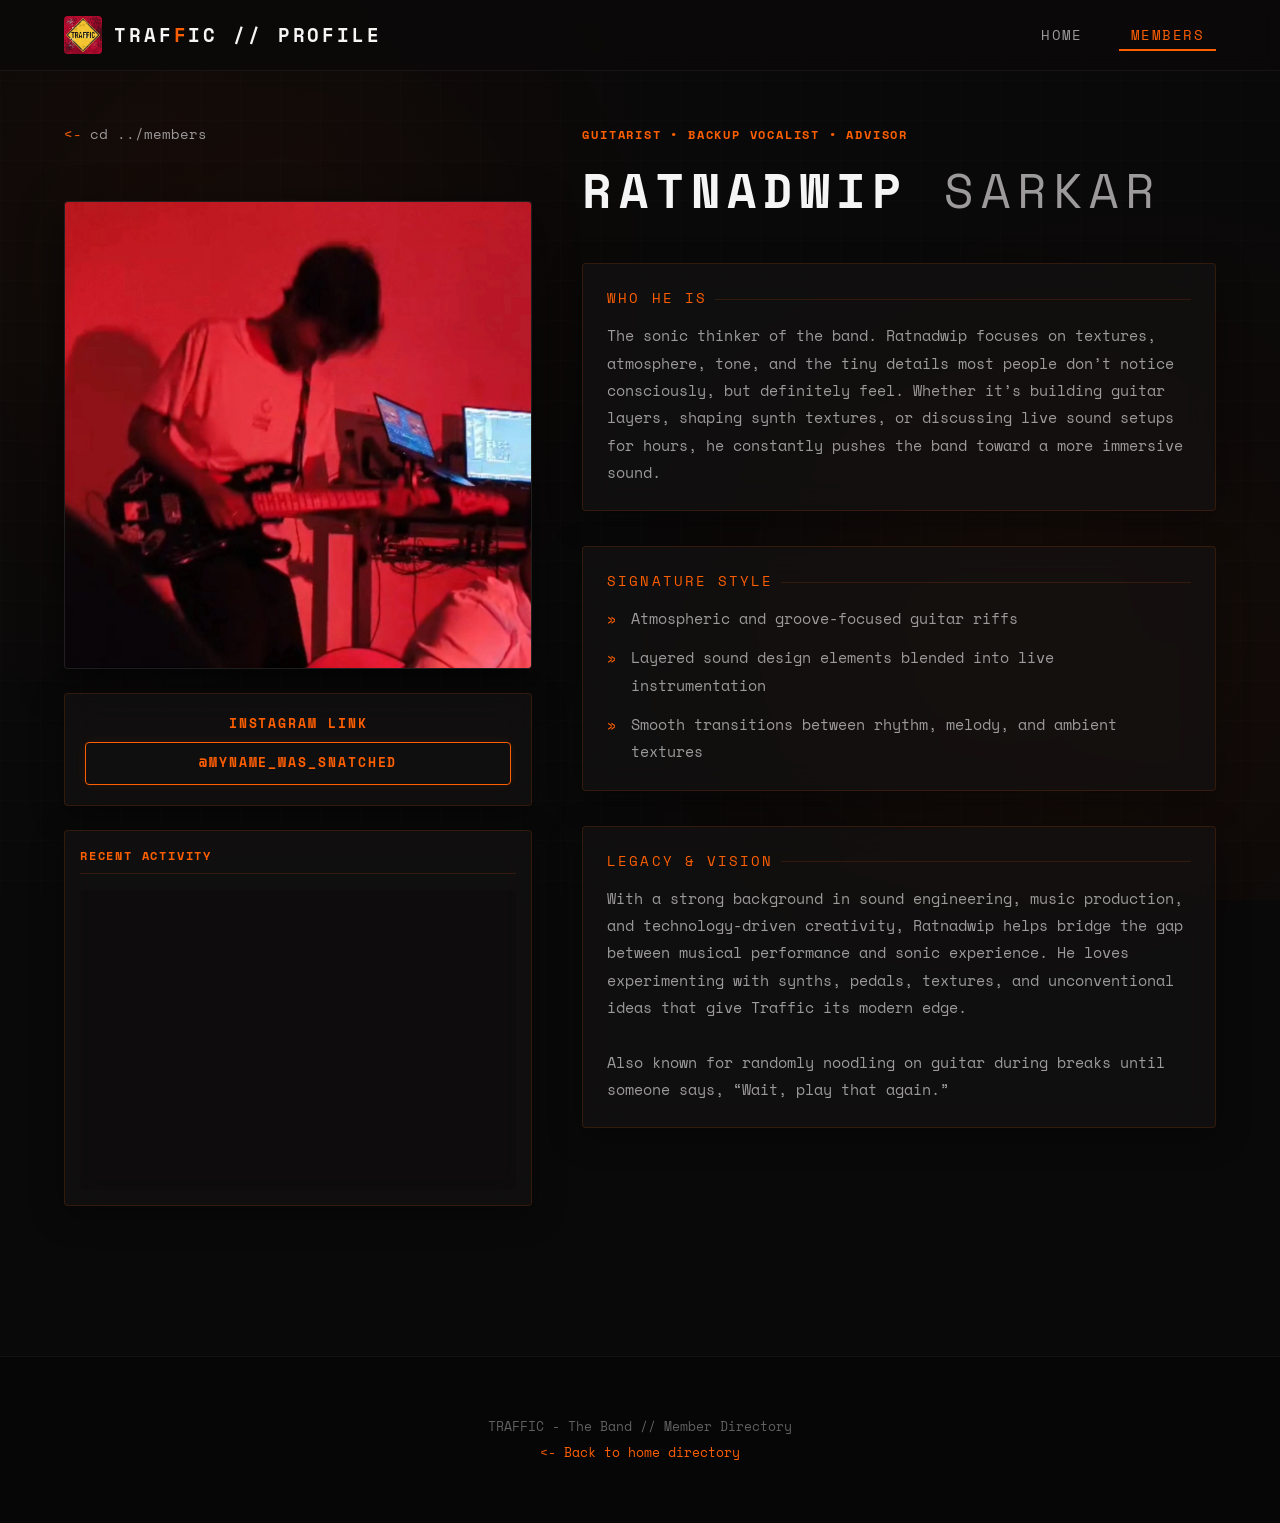
<file: members/ratnadwip-sarkar/index.html>
<!DOCTYPE html>
<html lang="en">
<head>
  <meta charset="UTF-8">
  <meta name="viewport" content="width=device-width, initial-scale=1.0">
  <title>Ratnadwip Sarkar - TRAFFIC</title>
  <link rel="icon" type="image/png" href="../../images/logo.png">
  <meta name="description" content="Profile of Ratnadwip Sarkar - Guitarist, Backup Vocalist, and Advisor for Traffic.">
  <link rel="apple-touch-icon" href="../../images/logo.png">
  <meta name="theme-color" content="#0a0909">

  <!-- OpenGraph -->
  <meta property="og:type" content="profile">
  <meta property="og:title" content="Ratnadwip Sarkar - TRAFFIC">
  <meta property="og:description" content="Profile of Ratnadwip Sarkar - Guitarist, Backup Vocalist, and Advisor for Traffic.">
  <meta property="og:image" content="https://traffictheband.github.io/images/members/ratnadwip-sarkar.jpg">
  <meta property="og:url" content="https://traffictheband.github.io/members/ratnadwip-sarkar/">
  <meta property="og:site_name" content="TRAFFIC">

  <!-- Twitter Card -->
  <meta name="twitter:card" content="summary_large_image">
  <meta name="twitter:title" content="Ratnadwip Sarkar - TRAFFIC">
  <meta name="twitter:description" content="Profile of Ratnadwip Sarkar - Guitarist, Backup Vocalist, and Advisor for Traffic.">
  <meta name="twitter:image" content="https://traffictheband.github.io/images/members/ratnadwip-sarkar.jpg">
  <meta name="twitter:site" content="@traffic_theband">

  <link rel="stylesheet" href="../../css/style.css">
</head>
<body data-page="member" data-member-id="ratnadwip-sarkar">

  <!-- Ambient Glow Orbs -->
  <div class="glow-orb glow-orb-1"></div>
  <div class="glow-orb glow-orb-2"></div>

  <!-- Header -->
  <header>
    <div class="container nav-container">
      <a href="../../" class="logo-link">
        <img src="../../images/logo.png" alt="Traffic Logo" class="logo-img">
        <div class="logo-text">TRAF<span>F</span>IC // PROFILE</div>
      </a>
      <button class="menu-toggle" aria-label="Toggle Menu">
        <span></span>
        <span></span>
        <span></span>
      </button>
      <nav>
        <ul>
          <li><a href="../../">Home</a></li>
          <li><a href="../../#members" class="active">Members</a></li>
        </ul>
      </nav>
    </div>
  </header>

  <main class="container">
    <div class="member-page-grid">
      
      <!-- Left Column (Visuals & Socials) -->
      <div class="member-page-left animate-on-scroll">
        <div class="back-prompt-container">
          <a href="../../#members" class="back-prompt">
            <span>&lt;-</span> cd ../members
          </a>
        </div>
        
        <div class="member-page-img-card">
          <!-- Fallback Vector Silhouette (Visible behind image) -->
          <div class="member-fallback-avatar">
            RS
            <div class="member-fallback-icon">
              <svg width="60" height="60" viewBox="0 0 24 24" fill="none" stroke="currentColor" stroke-width="1.5">
                <rect x="3" y="3" width="18" height="18" rx="2" />
                <path d="M21 12H3M12 3v18M7 8h2M7 16h2M15 8h2M15 16h2" />
              </svg>
            </div>
          </div>
          <img class="member-page-img loaded" src="../../images/members/ratnadwip-sarkar.jpg" alt="Ratnadwip Sarkar" onerror="this.style.opacity='0';">
        </div>

        <div class="glass-panel member-page-insta-link" style="padding: 20px; text-align: center;">
          <div class="member-role" style="font-size: 0.8rem; margin-bottom: 8px;">Instagram Link</div>
          <a href="https://www.instagram.com/myname_was_snatched/" target="_blank" class="btn btn-primary member-insta-btn" style="width: 100%; justify-content: center; font-size: 0.8rem; padding: 10px 15px;">
            @myname_was_snatched
          </a>
        </div>

        <!-- Embedded Instagram Frame -->
        <div class="glass-panel member-page-insta-embed" style="padding: 15px; min-height: 350px; display: flex; flex-direction: column; gap: 10px;">
          <div class="member-role" style="font-size: 0.75rem; border-bottom: 1px solid rgba(255, 95, 0, 0.15); padding-bottom: 8px;">Recent Activity</div>
          <iframe 
            src="https://www.instagram.com/myname_was_snatched/embed/" 
            class="member-insta-iframe"
            width="100%" 
            height="300" 
            style="border:none; overflow:hidden; border-radius: 4px; background: rgba(0,0,0,0.15);" 
            scrolling="no" 
            frameborder="0" 
            allowtransparency="true" 
            allow="encrypted-media">
          </iframe>
        </div>
      </div>

      <!-- Right Column (Bio details) -->
      <div class="member-page-right animate-on-scroll delay-1">
        <div>
          <span class="member-role">Guitarist • Backup Vocalist • Advisor</span>
          <h1 class="section-title" style="font-size: 3rem; margin-top: 5px;">Ratnadwip <span>Sarkar</span></h1>
        </div>

        <div class="detail-section glass-panel">
          <div class="detail-title">Who He Is</div>
          <div class="detail-content">
            The sonic thinker of the band. Ratnadwip focuses on textures, atmosphere, tone, and the tiny details most people don’t notice consciously, but definitely feel. Whether it’s building guitar layers, shaping synth textures, or discussing live sound setups for hours, he constantly pushes the band toward a more immersive sound.
          </div>
        </div>

        <div class="detail-section glass-panel">
          <div class="detail-title">Signature Style</div>
          <div class="detail-content">
            <ul class="style-list">
              <li>Atmospheric and groove-focused guitar riffs</li>
              <li>Layered sound design elements blended into live instrumentation</li>
              <li>Smooth transitions between rhythm, melody, and ambient textures</li>
            </ul>
          </div>
        </div>

        <div class="detail-section glass-panel">
          <div class="detail-title">Legacy & Vision</div>
          <div class="detail-content">
            With a strong background in sound engineering, music production, and technology-driven creativity, Ratnadwip helps bridge the gap between musical performance and sonic experience. He loves experimenting with synths, pedals, textures, and unconventional ideas that give Traffic its modern edge.
            <br><br>
            Also known for randomly noodling on guitar during breaks until someone says, “Wait, play that again.”
          </div>
        </div>
      </div>

    </div>
  </main>

  <!-- Footer -->
  <footer>
    <div class="container" style="text-align: center; font-size: 0.8rem; color: var(--text-muted);">
      <p>TRAFFIC - The Band // Member Directory</p>
      <p style="margin-top: 5px;"><a href="../../#members" style="color: var(--accent-amber); text-decoration: none;">&lt;- Back to home directory</a></p>
    </div>
  </footer>

  <script src="../../js/components.js"></script>
  <script src="../../js/app.js"></script>
</body>
</html>
</file>
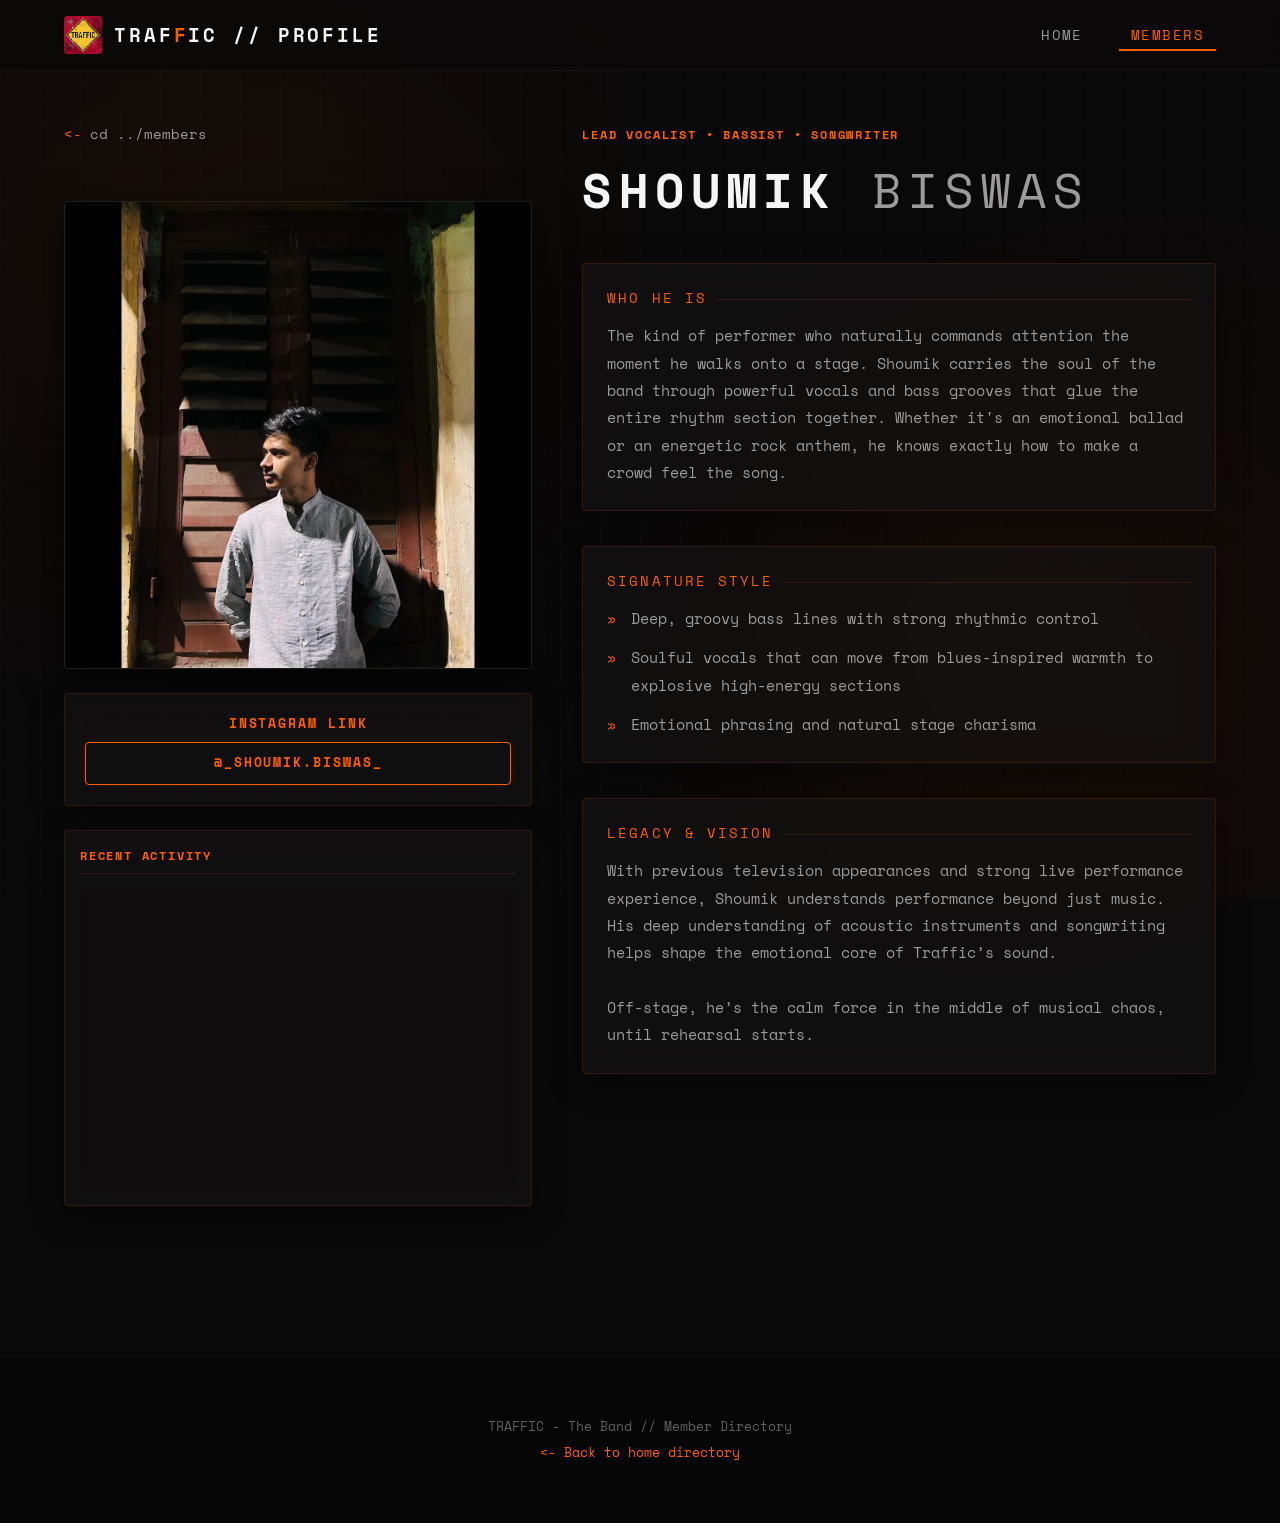
<file: members/shoumik-biswas/index.html>
<!DOCTYPE html>
<html lang="en">
<head>
  <meta charset="UTF-8">
  <meta name="viewport" content="width=device-width, initial-scale=1.0">
  <title>Shoumik Biswas - TRAFFIC</title>
  <link rel="icon" type="image/png" href="../../images/logo.png">
  <meta name="description" content="Profile of Shoumik Biswas - Lead Vocalist, Bassist, and Songwriter for Traffic.">
  <link rel="apple-touch-icon" href="../../images/logo.png">
  <meta name="theme-color" content="#0a0909">

  <!-- OpenGraph -->
  <meta property="og:type" content="profile">
  <meta property="og:title" content="Shoumik Biswas - TRAFFIC">
  <meta property="og:description" content="Profile of Shoumik Biswas - Lead Vocalist, Bassist, and Songwriter for Traffic.">
  <meta property="og:image" content="https://traffictheband.github.io/images/members/shoumik-biswas.jpg">
  <meta property="og:url" content="https://traffictheband.github.io/members/shoumik-biswas/">
  <meta property="og:site_name" content="TRAFFIC">

  <!-- Twitter Card -->
  <meta name="twitter:card" content="summary_large_image">
  <meta name="twitter:title" content="Shoumik Biswas - TRAFFIC">
  <meta name="twitter:description" content="Profile of Shoumik Biswas - Lead Vocalist, Bassist, and Songwriter for Traffic.">
  <meta name="twitter:image" content="https://traffictheband.github.io/images/members/shoumik-biswas.jpg">
  <meta name="twitter:site" content="@traffic_theband">

  <link rel="stylesheet" href="../../css/style.css">
</head>
<body data-page="member" data-member-id="shoumik-biswas">

  <!-- Ambient Glow Orbs -->
  <div class="glow-orb glow-orb-1"></div>
  <div class="glow-orb glow-orb-2"></div>

  <!-- Header -->
  <header>
    <div class="container nav-container">
      <a href="../../" class="logo-link">
        <img src="../../images/logo.png" alt="Traffic Logo" class="logo-img">
        <div class="logo-text">TRAF<span>F</span>IC // PROFILE</div>
      </a>
      <button class="menu-toggle" aria-label="Toggle Menu">
        <span></span>
        <span></span>
        <span></span>
      </button>
      <nav>
        <ul>
          <li><a href="../../">Home</a></li>
          <li><a href="../../#members" class="active">Members</a></li>
        </ul>
      </nav>
    </div>
  </header>

  <main class="container">
    <div class="member-page-grid">
      
      <!-- Left Column (Visuals & Socials) -->
      <div class="member-page-left animate-on-scroll">
        <div class="back-prompt-container">
          <a href="../../#members" class="back-prompt">
            <span>&lt;-</span> cd ../members
          </a>
        </div>
        
        <div class="member-page-img-card">
          <!-- Fallback Vector Silhouette (Visible behind image) -->
          <div class="member-fallback-avatar">
            SB
            <div class="member-fallback-icon">
              <svg width="60" height="60" viewBox="0 0 24 24" fill="none" stroke="currentColor" stroke-width="1.5">
                <path d="M12 2a3 3 0 0 0-3 3v7a3 3 0 0 0 6 0V5a3 3 0 0 0-3-3Z" />
                <path d="M19 10v1a7 7 0 0 1-14 0v-1M12 19v3M8 22h8" />
              </svg>
            </div>
          </div>
          <img class="member-page-img loaded" src="../../images/members/shoumik-biswas.jpg" alt="Shoumik Biswas" onerror="this.style.opacity='0';">
        </div>

        <div class="glass-panel member-page-insta-link" style="padding: 20px; text-align: center;">
          <div class="member-role" style="font-size: 0.8rem; margin-bottom: 8px;">Instagram Link</div>
          <a href="https://www.instagram.com/_shoumik.biswas_/" target="_blank" class="btn btn-primary member-insta-btn" style="width: 100%; justify-content: center; font-size: 0.8rem; padding: 10px 15px;">
            @_shoumik.biswas_
          </a>
        </div>

        <!-- Embedded Instagram Frame -->
        <div class="glass-panel member-page-insta-embed" style="padding: 15px; min-height: 350px; display: flex; flex-direction: column; gap: 10px;">
          <div class="member-role" style="font-size: 0.75rem; border-bottom: 1px solid rgba(255, 95, 0, 0.15); padding-bottom: 8px;">Recent Activity</div>
          <iframe 
            src="https://www.instagram.com/_shoumik.biswas_/embed/" 
            class="member-insta-iframe"
            width="100%" 
            height="300" 
            style="border:none; overflow:hidden; border-radius: 4px; background: rgba(0,0,0,0.15);" 
            scrolling="no" 
            frameborder="0" 
            allowtransparency="true" 
            allow="encrypted-media">
          </iframe>
        </div>
      </div>

      <!-- Right Column (Bio details) -->
      <div class="member-page-right animate-on-scroll delay-1">
        <div>
          <span class="member-role">Lead Vocalist • Bassist • Songwriter</span>
          <h1 class="section-title" style="font-size: 3rem; margin-top: 5px;">Shoumik <span>Biswas</span></h1>
        </div>

        <div class="detail-section glass-panel">
          <div class="detail-title">Who He Is</div>
          <div class="detail-content">
            The kind of performer who naturally commands attention the moment he walks onto a stage. Shoumik carries the soul of the band through powerful vocals and bass grooves that glue the entire rhythm section together. Whether it's an emotional ballad or an energetic rock anthem, he knows exactly how to make a crowd feel the song.
          </div>
        </div>

        <div class="detail-section glass-panel">
          <div class="detail-title">Signature Style</div>
          <div class="detail-content">
            <ul class="style-list">
              <li>Deep, groovy bass lines with strong rhythmic control</li>
              <li>Soulful vocals that can move from blues-inspired warmth to explosive high-energy sections</li>
              <li>Emotional phrasing and natural stage charisma</li>
            </ul>
          </div>
        </div>

        <div class="detail-section glass-panel">
          <div class="detail-title">Legacy & Vision</div>
          <div class="detail-content">
            With previous television appearances and strong live performance experience, Shoumik understands performance beyond just music. His deep understanding of acoustic instruments and songwriting helps shape the emotional core of Traffic’s sound.
            <br><br>
            Off-stage, he’s the calm force in the middle of musical chaos, until rehearsal starts.
          </div>
        </div>
      </div>

    </div>
  </main>

  <!-- Footer -->
  <footer>
    <div class="container" style="text-align: center; font-size: 0.8rem; color: var(--text-muted);">
      <p>TRAFFIC - The Band // Member Directory</p>
      <p style="margin-top: 5px;"><a href="../../#members" style="color: var(--accent-amber); text-decoration: none;">&lt;- Back to home directory</a></p>
    </div>
  </footer>

  <script src="../../js/components.js"></script>
  <script src="../../js/app.js"></script>
</body>
</html>
</file>
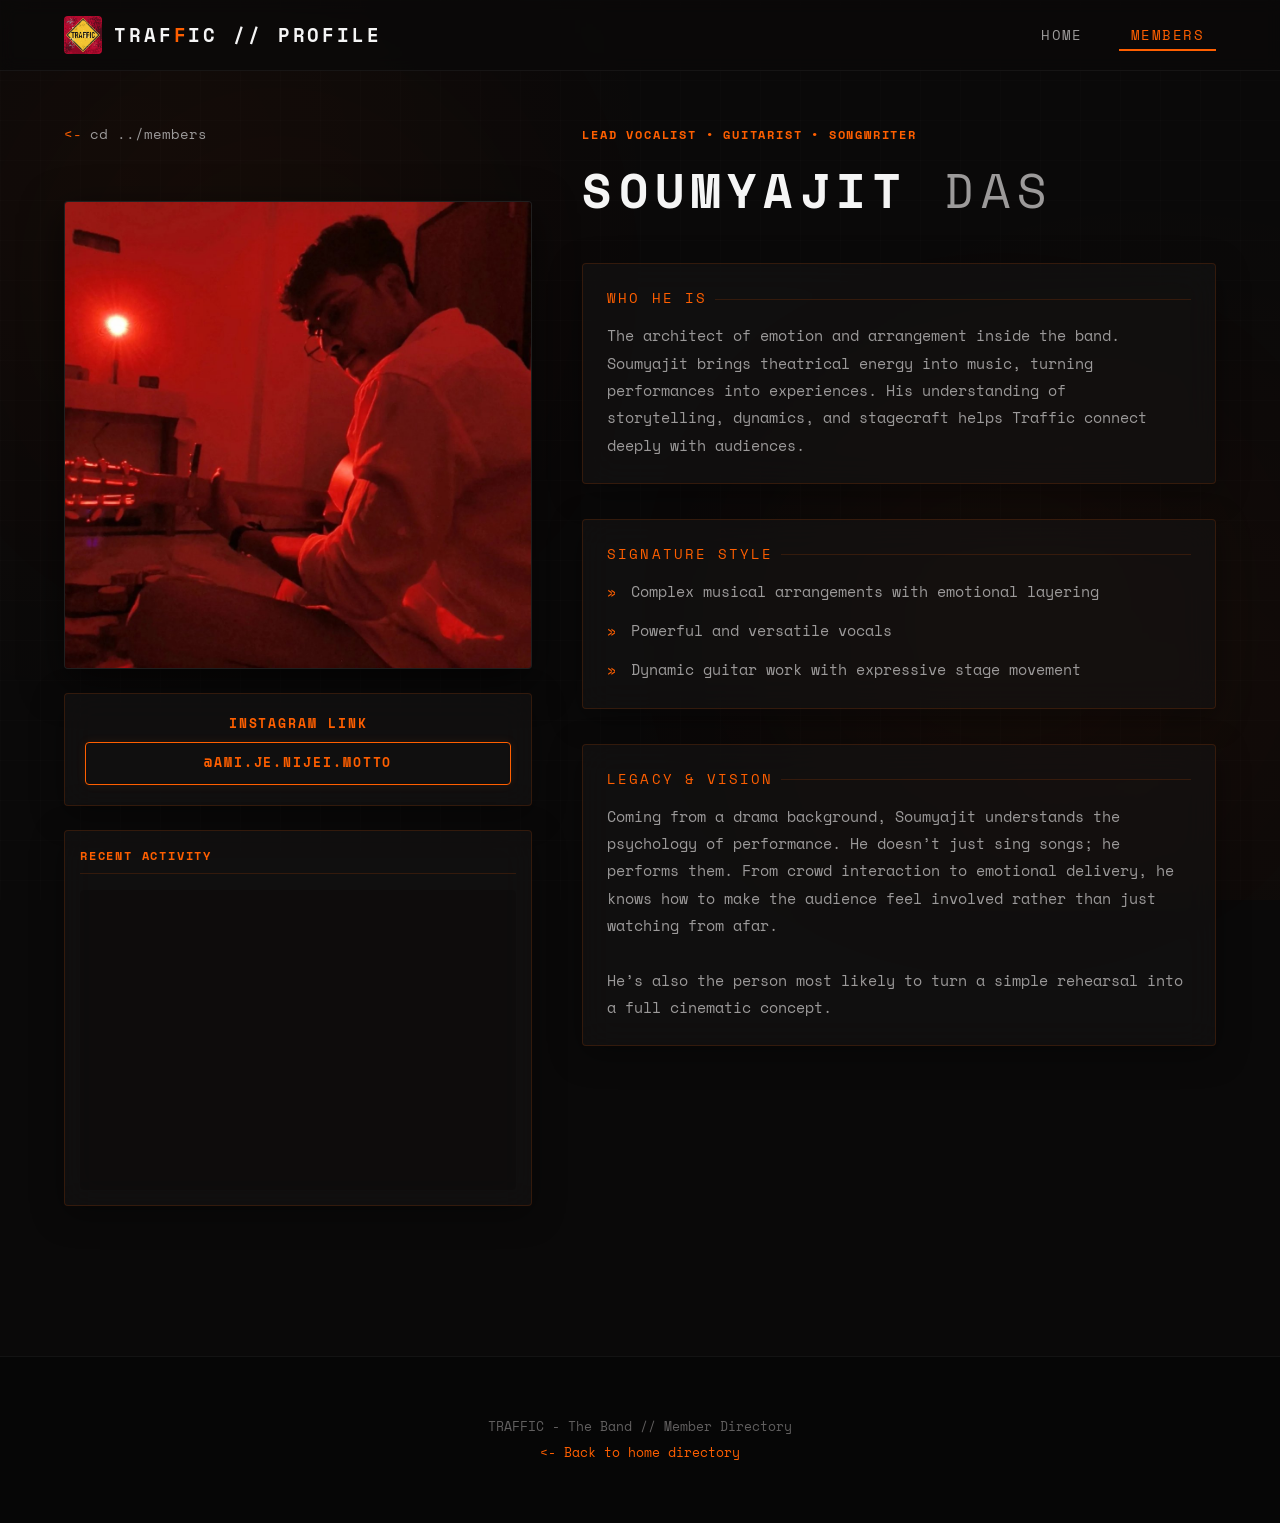
<file: members/soumyajit-das/index.html>
<!DOCTYPE html>
<html lang="en">
<head>
  <meta charset="UTF-8">
  <meta name="viewport" content="width=device-width, initial-scale=1.0">
  <title>Soumyajit Das - TRAFFIC</title>
  <link rel="icon" type="image/png" href="../../images/logo.png">
  <meta name="description" content="Profile of Soumyajit Das - Lead Vocalist, Guitarist, and Songwriter for Traffic.">
  <link rel="apple-touch-icon" href="../../images/logo.png">
  <meta name="theme-color" content="#0a0909">

  <!-- OpenGraph -->
  <meta property="og:type" content="profile">
  <meta property="og:title" content="Soumyajit Das - TRAFFIC">
  <meta property="og:description" content="Profile of Soumyajit Das - Lead Vocalist, Guitarist, and Songwriter for Traffic.">
  <meta property="og:image" content="https://traffictheband.github.io/images/members/soumyajit-das.jpg">
  <meta property="og:url" content="https://traffictheband.github.io/members/soumyajit-das/">
  <meta property="og:site_name" content="TRAFFIC">

  <!-- Twitter Card -->
  <meta name="twitter:card" content="summary_large_image">
  <meta name="twitter:title" content="Soumyajit Das - TRAFFIC">
  <meta name="twitter:description" content="Profile of Soumyajit Das - Lead Vocalist, Guitarist, and Songwriter for Traffic.">
  <meta name="twitter:image" content="https://traffictheband.github.io/images/members/soumyajit-das.jpg">
  <meta name="twitter:site" content="@traffic_theband">

  <link rel="stylesheet" href="../../css/style.css">
</head>
<body data-page="member" data-member-id="soumyajit-das">

  <!-- Ambient Glow Orbs -->
  <div class="glow-orb glow-orb-1"></div>
  <div class="glow-orb glow-orb-2"></div>

  <!-- Header -->
  <header>
    <div class="container nav-container">
      <a href="../../" class="logo-link">
        <img src="../../images/logo.png" alt="Traffic Logo" class="logo-img">
        <div class="logo-text">TRAF<span>F</span>IC // PROFILE</div>
      </a>
      <button class="menu-toggle" aria-label="Toggle Menu">
        <span></span>
        <span></span>
        <span></span>
      </button>
      <nav>
        <ul>
          <li><a href="../../">Home</a></li>
          <li><a href="../../#members" class="active">Members</a></li>
        </ul>
      </nav>
    </div>
  </header>

  <main class="container">
    <div class="member-page-grid">
      
      <!-- Left Column (Visuals & Socials) -->
      <div class="member-page-left animate-on-scroll">
        <div class="back-prompt-container">
          <a href="../../#members" class="back-prompt">
            <span>&lt;-</span> cd ../members
          </a>
        </div>
        
        <div class="member-page-img-card">
          <!-- Fallback Vector Silhouette (Visible behind image) -->
          <div class="member-fallback-avatar">
            SD
            <div class="member-fallback-icon">
              <svg width="60" height="60" viewBox="0 0 24 24" fill="none" stroke="currentColor" stroke-width="1.5">
                <path d="M9 18V5l12-2v13" />
                <circle cx="6" cy="18" r="3" />
                <circle cx="18" cy="16" r="3" />
              </svg>
            </div>
          </div>
          <img class="member-page-img loaded" src="../../images/members/soumyajit-das.jpg" alt="Soumyajit Das" onerror="this.style.opacity='0';">
        </div>

        <div class="glass-panel member-page-insta-link" style="padding: 20px; text-align: center;">
          <div class="member-role" style="font-size: 0.8rem; margin-bottom: 8px;">Instagram Link</div>
          <a href="https://www.instagram.com/ami.je.nijei.motto/" target="_blank" class="btn btn-primary member-insta-btn" style="width: 100%; justify-content: center; font-size: 0.8rem; padding: 10px 15px;">
            @ami.je.nijei.motto
          </a>
        </div>

        <!-- Embedded Instagram Frame -->
        <div class="glass-panel member-page-insta-embed" style="padding: 15px; min-height: 350px; display: flex; flex-direction: column; gap: 10px;">
          <div class="member-role" style="font-size: 0.75rem; border-bottom: 1px solid rgba(255, 95, 0, 0.15); padding-bottom: 8px;">Recent Activity</div>
          <iframe 
            src="https://www.instagram.com/ami.je.nijei.motto/embed/" 
            class="member-insta-iframe"
            width="100%" 
            height="300" 
            style="border:none; overflow:hidden; border-radius: 4px; background: rgba(0,0,0,0.15);" 
            scrolling="no" 
            frameborder="0" 
            allowtransparency="true" 
            allow="encrypted-media">
          </iframe>
        </div>
      </div>

      <!-- Right Column (Bio details) -->
      <div class="member-page-right animate-on-scroll delay-1">
        <div>
          <span class="member-role">Lead Vocalist • Guitarist • Songwriter</span>
          <h1 class="section-title" style="font-size: 3rem; margin-top: 5px;">Soumyajit <span>Das</span></h1>
        </div>

        <div class="detail-section glass-panel">
          <div class="detail-title">Who He Is</div>
          <div class="detail-content">
            The architect of emotion and arrangement inside the band. Soumyajit brings theatrical energy into music, turning performances into experiences. His understanding of storytelling, dynamics, and stagecraft helps Traffic connect deeply with audiences.
          </div>
        </div>

        <div class="detail-section glass-panel">
          <div class="detail-title">Signature Style</div>
          <div class="detail-content">
            <ul class="style-list">
              <li>Complex musical arrangements with emotional layering</li>
              <li>Powerful and versatile vocals</li>
              <li>Dynamic guitar work with expressive stage movement</li>
            </ul>
          </div>
        </div>

        <div class="detail-section glass-panel">
          <div class="detail-title">Legacy & Vision</div>
          <div class="detail-content">
            Coming from a drama background, Soumyajit understands the psychology of performance. He doesn’t just sing songs; he performs them. From crowd interaction to emotional delivery, he knows how to make the audience feel involved rather than just watching from afar.
            <br><br>
            He’s also the person most likely to turn a simple rehearsal into a full cinematic concept.
          </div>
        </div>
      </div>

    </div>
  </main>

  <!-- Footer -->
  <footer>
    <div class="container" style="text-align: center; font-size: 0.8rem; color: var(--text-muted);">
      <p>TRAFFIC - The Band // Member Directory</p>
      <p style="margin-top: 5px;"><a href="../../#members" style="color: var(--accent-amber); text-decoration: none;">&lt;- Back to home directory</a></p>
    </div>
  </footer>

  <script src="../../js/components.js"></script>
  <script src="../../js/app.js"></script>
</body>
</html>
</file>
<file: css/style.css>
@import url('https://fonts.googleapis.com/css2?family=Space+Mono:ital,wght@0,400;0,700;1,400;1,700&display=swap');

:root {
  --bg-color: #0a0909;
  --bg-noise: rgba(10, 9, 9, 0.98);
  --panel-bg: rgba(20, 19, 19, 0.65);
  --panel-bg-hover: rgba(30, 28, 28, 0.8);
  --panel-border: rgba(255, 95, 0, 0.15);
  --panel-border-hover: rgba(255, 95, 0, 0.45);
  --accent-amber: #ff5f00;
  --accent-amber-glow: rgba(255, 95, 0, 0.4);
  --accent-green: #10b981;
  --accent-red: #ef4444;
  --text-primary: #f5f5f5;
  --text-secondary: #9c9a9a;
  --text-muted: #615f5f;
  --font-mono: 'Space Mono', monospace;
  --transition-speed: 0.3s;
  --container-max-width: 1200px;
}

/* Base Reset & Layout */
* {
  box-sizing: border-box;
  margin: 0;
  padding: 0;
}

html {
  overflow-x: hidden;
}

body {
  background-color: var(--bg-color);
  color: var(--text-primary);
  font-family: var(--font-mono);
  line-height: 1.6;
  overflow-x: hidden;
  position: relative;
  background-image:
    radial-gradient(circle at 10% 20%, rgba(255, 95, 0, 0.03) 0%, transparent 40%),
    radial-gradient(circle at 90% 80%, rgba(255, 95, 0, 0.03) 0%, transparent 40%);
  background-attachment: fixed;
}

/* Background grid detail for tactile feel */
body::before {
  content: "";
  position: fixed;
  top: 0;
  left: 0;
  width: 100%;
  height: 100%;
  background-image:
    linear-gradient(to right, rgba(255, 255, 255, 0.01) 1px, transparent 1px),
    linear-gradient(to bottom, rgba(255, 255, 255, 0.01) 1px, transparent 1px);
  background-size: 40px 40px;
  pointer-events: none;
  z-index: 1;
}

/* Ambient glow orb animation */
.glow-orb {
  position: fixed;
  width: 300px;
  height: 300px;
  border-radius: 50%;
  background: var(--accent-amber);
  filter: blur(140px);
  opacity: 0.08;
  pointer-events: none;
  z-index: 0;
  animation: pulse-glow 8s infinite alternate ease-in-out;
}

.glow-orb-1 {
  top: 15%;
  left: 10%;
}

.glow-orb-2 {
  bottom: 15%;
  right: 10%;
  animation-delay: 2s;
}

@keyframes pulse-glow {
  0% {
    transform: scale(1) translate(0, 0);
    opacity: 0.06;
  }

  100% {
    transform: scale(1.2) translate(30px, 30px);
    opacity: 0.12;
  }
}

/* Scrollbar Customization */
::-webkit-scrollbar {
  width: 8px;
  height: 8px;
}

::-webkit-scrollbar-track {
  background: var(--bg-color);
}

::-webkit-scrollbar-thumb {
  background: rgba(255, 95, 0, 0.2);
  border-radius: 4px;
  border: 2px solid var(--bg-color);
}

::-webkit-scrollbar-thumb:hover {
  background: var(--accent-amber);
}

/* Selection */
::selection {
  background: var(--accent-amber);
  color: var(--bg-color);
}

/* Structural Classes */
.container {
  width: 100%;
  max-width: var(--container-max-width);
  margin: 0 auto;
  padding: 0 24px;
  position: relative;
  z-index: 2;
}

/* Glassmorphic Panel Base */
.glass-panel {
  background: var(--panel-bg);
  backdrop-filter: blur(16px) saturate(120%);
  -webkit-backdrop-filter: blur(16px) saturate(120%);
  border: 1px solid var(--panel-border);
  border-radius: 4px;
  padding: 24px;
  transition: border-color var(--transition-speed), box-shadow var(--transition-speed), transform var(--transition-speed);
  box-shadow: 0 8px 32px 0 rgba(0, 0, 0, 0.37);
}

.glass-panel:hover {
  border-color: var(--panel-border-hover);
  box-shadow: 0 8px 32px 0 rgba(255, 95, 0, 0.05), inset 0 0 12px rgba(255, 95, 0, 0.03);
}

/* Header & Navigation */
header {
  border-bottom: 1px solid rgba(255, 255, 255, 0.05);
  backdrop-filter: blur(8px);
  position: sticky;
  top: 0;
  z-index: 100;
  background: rgba(10, 9, 9, 0.8);
}

.nav-container {
  display: flex;
  justify-content: space-between;
  align-items: center;
  height: 70px;
}

.logo-link {
  display: flex;
  align-items: center;
  text-decoration: none;
  color: var(--text-primary);
  font-weight: 700;
  gap: 12px;
}

.logo-img {
  height: 38px;
  width: auto;
  border-radius: 4px;
  filter: grayscale(20%);
  transition: filter var(--transition-speed);
}

.logo-link:hover .logo-img {
  filter: grayscale(0%) drop-shadow(0 0 8px var(--accent-amber-glow));
}

.logo-text {
  font-size: 1.2rem;
  letter-spacing: 0.15em;
  text-transform: uppercase;
  position: relative;
}

.logo-text span {
  color: var(--accent-amber);
}

nav ul {
  display: flex;
  list-style: none;
  gap: 24px;
}

nav a {
  color: var(--text-secondary);
  text-decoration: none;
  font-size: 0.9rem;
  text-transform: uppercase;
  letter-spacing: 0.1em;
  padding: 6px 12px;
  border-radius: 4px;
  transition: all var(--transition-speed);
  position: relative;
}

nav a::before {
  content: "> ";
  opacity: 0;
  position: absolute;
  left: -2px;
  transition: opacity var(--transition-speed), transform var(--transition-speed);
  transform: translateX(-4px);
  color: var(--accent-amber);
}

nav a:hover {
  color: var(--text-primary);
  background: rgba(255, 95, 0, 0.06);
  padding-left: 20px;
}

nav a:hover::before {
  opacity: 1;
  transform: translateX(0);
}

nav a.active {
  color: var(--accent-amber);
  border-bottom: 2px solid var(--accent-amber);
  border-radius: 0;
  padding-bottom: 4px;
}

/* Hero Section */
.hero {
  min-height: 85vh;
  display: flex;
  align-items: center;
  justify-content: center;
  text-align: center;
  position: relative;
  padding: 40px 0;
}

.hero-content {
  max-width: 800px;
}

.hero-logo-large {
  max-width: 260px;
  height: auto;
  margin-bottom: 30px;
  border-radius: 8px;
  box-shadow: 0 12px 40px rgba(0, 0, 0, 0.6);
  border: 1px solid rgba(255, 255, 255, 0.05);
  animation: float 6s ease-in-out infinite;
}

@keyframes float {
  0% {
    transform: translateY(0px) rotate(0deg);
  }

  50% {
    transform: translateY(-10px) rotate(1deg);
  }

  100% {
    transform: translateY(0px) rotate(0deg);
  }
}

.hero h1 {
  font-size: 3rem;
  font-weight: 700;
  text-transform: uppercase;
  letter-spacing: 0.25em;
  margin-bottom: 15px;
  color: var(--text-primary);
}

.hero h1 span {
  color: var(--accent-amber);
  text-shadow: 0 0 15px var(--accent-amber-glow);
}

.hero-subtitle {
  font-size: 1.1rem;
  color: var(--text-secondary);
  letter-spacing: 0.15em;
  margin-bottom: 35px;
  text-transform: uppercase;
}

.hero-subtitle::before {
  content: "[ ";
  color: var(--accent-amber);
}

.hero-subtitle::after {
  content: " ]";
  color: var(--accent-amber);
}

.hero-desc {
  font-size: 0.95rem;
  max-width: 650px;
  margin: 0 auto 40px auto;
  color: var(--text-secondary);
  line-height: 1.8;
}

.btn-container {
  display: flex;
  justify-content: center;
  gap: 20px;
}

.btn {
  font-family: var(--font-mono);
  background: transparent;
  color: var(--text-primary);
  border: 1px solid var(--text-primary);
  padding: 12px 28px;
  text-transform: uppercase;
  letter-spacing: 0.15em;
  font-size: 0.85rem;
  font-weight: 700;
  cursor: pointer;
  border-radius: 4px;
  text-decoration: none;
  transition: all var(--transition-speed);
  display: inline-flex;
  align-items: center;
  gap: 10px;
}

.btn-primary {
  border-color: var(--accent-amber);
  color: var(--accent-amber);
  box-shadow: 0 0 10px rgba(255, 95, 0, 0.1);
}

.btn-primary:hover {
  background: var(--accent-amber);
  color: var(--bg-color);
  box-shadow: 0 0 20px rgba(255, 95, 0, 0.4);
  transform: translateY(-2px);
}

.btn-secondary {
  border-color: rgba(255, 255, 255, 0.2);
  color: var(--text-secondary);
}

.btn-secondary:hover {
  border-color: var(--text-primary);
  color: var(--text-primary);
  background: rgba(255, 255, 255, 0.05);
  transform: translateY(-2px);
}

.scroll-indicator {
  position: absolute;
  bottom: 40px;
  left: 50%;
  transform: translateX(-50%);
  display: flex;
  flex-direction: column;
  align-items: center;
  gap: 8px;
  color: var(--text-muted);
  font-size: 0.75rem;
  letter-spacing: 0.2em;
  text-transform: uppercase;
  text-decoration: none;
}

.scroll-indicator::after {
  content: "↓";
  font-size: 1.1rem;
  color: var(--accent-amber);
  animation: bounce 2s infinite;
}

@keyframes bounce {

  0%,
  20%,
  50%,
  80%,
  100% {
    transform: translateY(0);
  }

  40% {
    transform: translateY(-8px);
  }

  60% {
    transform: translateY(-4px);
  }
}

/* Section Common Styling */
section {
  padding: 100px 0;
  border-top: 1px solid rgba(255, 255, 255, 0.03);
}

.section-header {
  margin-bottom: 60px;
  position: relative;
}

.section-tag {
  color: var(--accent-amber);
  font-size: 0.8rem;
  text-transform: uppercase;
  letter-spacing: 0.2em;
  margin-bottom: 8px;
  display: block;
}

.section-title {
  font-size: 2.2rem;
  text-transform: uppercase;
  letter-spacing: 0.15em;
  font-weight: 700;
}

.section-title span {
  font-weight: 400;
  color: var(--text-secondary);
}

/* "Know The Band" Section */
.about-grid {
  display: grid;
  grid-template-columns: 1fr 1fr;
  gap: 40px;
  align-items: start;
}

.about-left {
  display: flex;
  flex-direction: column;
  gap: 24px;
}

.about-accent-box {
  border-left: 3px solid var(--accent-amber);
  padding-left: 20px;
  margin: 15px 0;
}

.about-accent-box p {
  font-style: italic;
  font-size: 1.05rem;
  color: var(--text-primary);
}

.about-right-panel {
  display: flex;
  flex-direction: column;
  gap: 20px;
}

.terminal-header {
  background: rgba(255, 255, 255, 0.03);
  padding: 8px 16px;
  border-radius: 4px 4px 0 0;
  border-bottom: 1px solid rgba(255, 255, 255, 0.05);
  display: flex;
  justify-content: space-between;
  align-items: center;
  font-size: 0.75rem;
  color: var(--text-muted);
}

.terminal-dots {
  display: flex;
  gap: 6px;
}

.terminal-dots span {
  display: block;
  width: 8px;
  height: 8px;
  border-radius: 50%;
  background: var(--text-muted);
}

.terminal-dots span:nth-child(1) {
  background: var(--accent-red);
  opacity: 0.7;
}

.terminal-dots span:nth-child(2) {
  background: var(--accent-amber);
  opacity: 0.7;
}

.terminal-dots span:nth-child(3) {
  background: var(--accent-green);
  opacity: 0.7;
}

.terminal-body {
  padding: 24px;
  font-size: 0.9rem;
  color: var(--text-secondary);
  border-radius: 0 0 4px 4px;
  border: 1px solid rgba(255, 255, 255, 0.05);
  border-top: none;
  background: rgba(0, 0, 0, 0.2);
}

.terminal-line {
  margin-bottom: 12px;
}

.terminal-prompt {
  color: var(--accent-amber);
}

/* "Know The Members" Section */
.members-grid {
  display: grid;
  grid-template-columns: repeat(3, 1fr);
  gap: 30px;
}

.member-card {
  position: relative;
  overflow: hidden;
  display: flex;
  flex-direction: column;
  height: 100%;
}

.member-image-container {
  width: 100%;
  aspect-ratio: 1;
  background: #141313;
  overflow: hidden;
  border-radius: 4px;
  position: relative;
  border: 1px solid rgba(255, 255, 255, 0.05);
  margin-bottom: 20px;
  display: flex;
  align-items: center;
  justify-content: center;
}

/* Animated placeholder/loading overlay */
.member-image-loading {
  position: absolute;
  top: 0;
  left: 0;
  width: 100%;
  height: 100%;
  background: linear-gradient(90deg, transparent, rgba(255, 95, 0, 0.05), transparent);
  transform: translateX(-100%);
  animation: shimer 1.5s infinite;
}

@keyframes shimer {
  100% {
    transform: translateX(100%);
  }
}

.member-img {
  width: 100%;
  height: 100%;
  object-fit: cover;
  opacity: 0;
  transition: opacity var(--transition-speed), transform 0.6s cubic-bezier(0.16, 1, 0.3, 1);
}

.member-img.loaded {
  opacity: 1;
}

.member-card:hover .member-img {
  transform: scale(1.04);
}

.member-fallback-avatar {
  position: absolute;
  font-size: 3rem;
  color: var(--text-muted);
  text-transform: uppercase;
  font-weight: 700;
  display: flex;
  flex-direction: column;
  align-items: center;
  justify-content: center;
  text-align: center;
  pointer-events: none;
  z-index: 1;
  opacity: 0.4;
}

.member-fallback-icon {
  font-size: 1.5rem;
  color: var(--accent-amber);
  margin-top: 10px;
  opacity: 0.7;
}

.member-card:hover .member-fallback-avatar {
  opacity: 0.6;
}

.member-role {
  color: var(--accent-amber);
  font-size: 0.75rem;
  text-transform: uppercase;
  letter-spacing: 0.15em;
  margin-bottom: 6px;
  font-weight: 700;
}

.member-name {
  font-size: 1.4rem;
  font-weight: 700;
  margin-bottom: 12px;
  letter-spacing: 0.05em;
  text-transform: uppercase;
}

.member-brief {
  color: var(--text-secondary);
  font-size: 0.85rem;
  margin-bottom: 24px;
  flex-grow: 1;
}

.member-insta-link {
  display: inline-flex;
  align-items: center;
  gap: 8px;
  color: var(--text-muted);
  text-decoration: none;
  font-size: 0.8rem;
  transition: color var(--transition-speed);
  margin-bottom: 15px;
}

.member-insta-link:hover {
  color: var(--accent-amber);
}

.member-card-footer {
  border-top: 1px solid rgba(255, 255, 255, 0.05);
  padding-top: 18px;
  display: flex;
  justify-content: space-between;
  align-items: center;
}

.member-btn {
  font-size: 0.8rem;
  text-transform: uppercase;
  letter-spacing: 0.1em;
  color: var(--text-primary);
  text-decoration: none;
  display: flex;
  align-items: center;
  gap: 6px;
  transition: color var(--transition-speed), transform var(--transition-speed);
}

.member-btn::before {
  content: "[";
  color: var(--accent-amber);
  transition: transform var(--transition-speed);
}

.member-btn::after {
  content: "]";
  color: var(--accent-amber);
  transition: transform var(--transition-speed);
}

.member-btn:hover {
  color: var(--accent-amber);
}

.member-btn:hover::before {
  transform: translateX(-4px);
}

.member-btn:hover::after {
  transform: translateX(4px);
}

/* Instagram / Social Section */
.social-layout {
  display: grid;
  grid-template-columns: 1.2fr 0.8fr;
  gap: 40px;
  align-items: start;
}

.social-feed-container {
  display: flex;
  flex-direction: column;
  gap: 20px;
}

/* Custom mock/embedded Instagram feed styling */
.insta-feed-header {
  display: flex;
  justify-content: space-between;
  align-items: center;
  border-bottom: 1px solid rgba(255, 255, 255, 0.05);
  padding-bottom: 15px;
}

.insta-profile-meta {
  display: flex;
  align-items: center;
  gap: 12px;
}

.insta-logo-small {
  width: 40px;
  height: 40px;
  border-radius: 50%;
  border: 1px solid var(--accent-amber);
  padding: 2px;
}

.insta-profile-name {
  font-weight: 700;
  font-size: 0.95rem;
  text-transform: uppercase;
  color: var(--text-primary);
}

.insta-profile-handle {
  font-size: 0.75rem;
  color: var(--text-secondary);
}

.insta-grid {
  display: grid;
  grid-template-columns: 1fr 1fr;
  gap: 20px;
}

.insta-post-card {
  border: 1px solid rgba(255, 255, 255, 0.05);
  border-radius: 4px;
  overflow: hidden;
  background: rgba(0, 0, 0, 0.2);
  transition: all var(--transition-speed);
  display: flex;
  flex-direction: column;
}

.insta-post-card:hover {
  border-color: var(--panel-border-hover);
  transform: translateY(-2px);
}

.insta-post-img-wrapper {
  width: 100%;
  aspect-ratio: 1.2;
  position: relative;
  background: #141313;
  overflow: hidden;
  display: flex;
  align-items: center;
  justify-content: center;
}

.insta-post-img-wrapper::before {
  content: "";
  position: absolute;
  top: 0;
  left: 0;
  width: 100%;
  height: 100%;
  background: linear-gradient(to top, rgba(0, 0, 0, 0.8) 0%, transparent 40%);
  z-index: 2;
  pointer-events: none;
}

.insta-post-img {
  width: 100%;
  height: 100%;
  object-fit: cover;
  filter: contrast(105%) brightness(90%) grayscale(20%);
  transition: transform 0.5s;
}

.insta-post-card:hover .insta-post-img {
  transform: scale(1.05);
}

.insta-post-content {
  padding: 15px;
  font-size: 0.8rem;
  display: flex;
  flex-direction: column;
  gap: 10px;
  flex-grow: 1;
}

.insta-post-text {
  color: var(--text-secondary);
  line-height: 1.5;
  display: -webkit-box;
  -webkit-line-clamp: 3;
  line-clamp: 3;
  -webkit-box-orient: vertical;
  overflow: hidden;
}

.insta-post-stats {
  display: flex;
  gap: 15px;
  color: var(--text-muted);
  font-size: 0.75rem;
  margin-top: auto;
  border-top: 1px solid rgba(255, 255, 255, 0.03);
  padding-top: 10px;
}

.insta-post-stats span {
  display: flex;
  align-items: center;
  gap: 4px;
}

.insta-iframe-container {
  width: 100%;
  border-radius: 4px;
  overflow: hidden;
  border: 1px solid rgba(255, 255, 255, 0.05);
  background: rgba(0, 0, 0, 0.3);
  position: relative;
  min-height: 400px;
}

.social-right-details {
  display: flex;
  flex-direction: column;
  gap: 20px;
}

.social-stats-grid {
  display: grid;
  grid-template-columns: 1fr 1fr;
  gap: 15px;
}

.social-stat-card {
  padding: 15px;
  text-align: center;
  border-radius: 4px;
  border: 1px solid rgba(255, 255, 255, 0.05);
  background: rgba(255, 255, 255, 0.01);
}

.stat-val {
  font-size: 1.4rem;
  font-weight: 700;
  color: var(--accent-amber);
}

.stat-lbl {
  font-size: 0.7rem;
  text-transform: uppercase;
  color: var(--text-muted);
  margin-top: 4px;
}

/* Member Page Layout & Detail */
.member-page-grid {
  display: grid;
  grid-template-columns: 0.85fr 1.15fr;
  gap: 50px;
  padding: 50px 0;
  align-items: start;
}

/* Instagram panels inside member-page-left - reorderable on mobile */
.member-page-insta-link,
.member-page-insta-embed {
  /* No order change on desktop */
}

.member-page-left {
  position: sticky;
  top: 100px;
  display: flex;
  flex-direction: column;
  gap: 24px;
}

.member-page-img-card {
  border-radius: 4px;
  overflow: hidden;
  background: #141313;
  border: 1px solid rgba(255, 255, 255, 0.05);
  aspect-ratio: 1;
  display: flex;
  align-items: center;
  justify-content: center;
  position: relative;
  box-shadow: 0 12px 40px rgba(0, 0, 0, 0.6);
}

.member-page-img {
  width: 100%;
  height: 100%;
  object-fit: cover;
  opacity: 0;
  transition: opacity var(--transition-speed);
}

.member-page-img.loaded {
  opacity: 1;
}

.member-page-right {
  display: flex;
  flex-direction: column;
  gap: 35px;
}

.back-prompt-container {
  margin-bottom: 30px;
}

.back-prompt {
  color: var(--text-secondary);
  text-decoration: none;
  font-size: 0.9rem;
  transition: color var(--transition-speed);
  display: inline-flex;
  align-items: center;
  gap: 8px;
}

.back-prompt span {
  color: var(--accent-amber);
}

.back-prompt:hover {
  color: var(--text-primary);
}

.back-prompt:hover span {
  animation: arrow-nudge 0.6s infinite alternate ease-in-out;
}

@keyframes arrow-nudge {
  0% {
    transform: translateX(0);
  }

  100% {
    transform: translateX(-4px);
  }
}

.detail-section {
  display: flex;
  flex-direction: column;
  gap: 12px;
}

.detail-title {
  font-size: 0.85rem;
  text-transform: uppercase;
  color: var(--accent-amber);
  letter-spacing: 0.15em;
  display: flex;
  align-items: center;
  gap: 8px;
}

.detail-title::after {
  content: "";
  flex-grow: 1;
  height: 1px;
  background: rgba(255, 95, 0, 0.15);
}

.detail-content {
  font-size: 0.95rem;
  color: var(--text-secondary);
  line-height: 1.8;
}

.style-list {
  list-style: none;
  display: flex;
  flex-direction: column;
  gap: 12px;
}

.style-list li {
  position: relative;
  padding-left: 24px;
}

.style-list li::before {
  content: "»";
  position: absolute;
  left: 0;
  color: var(--accent-amber);
}

/* Footer & Official Links */
footer {
  border-top: 1px solid rgba(255, 255, 255, 0.05);
  padding: 60px 0;
  background: rgba(5, 5, 5, 0.8);
  margin-top: 100px;
}

.footer-grid {
  display: grid;
  grid-template-columns: 1.2fr 0.8fr;
  gap: 40px;
}

.footer-left {
  display: flex;
  flex-direction: column;
  gap: 20px;
}

.footer-logo {
  display: flex;
  align-items: center;
  gap: 12px;
  font-weight: 700;
  text-transform: uppercase;
  letter-spacing: 0.15em;
}

.footer-desc {
  font-size: 0.85rem;
  color: var(--text-secondary);
  max-width: 500px;
}

.footer-copy {
  font-size: 0.75rem;
  color: var(--text-muted);
}

.footer-right {
  display: flex;
  flex-direction: column;
  gap: 20px;
}

.footer-links-title {
  font-size: 0.8rem;
  text-transform: uppercase;
  letter-spacing: 0.1em;
  color: var(--accent-amber);
}

.links-grid {
  display: grid;
  grid-template-columns: 1fr 1fr;
  gap: 12px;
}

.social-icon-link {
  display: flex;
  align-items: center;
  gap: 8px;
  color: var(--text-secondary);
  text-decoration: none;
  font-size: 0.85rem;
  transition: all var(--transition-speed);
}

.social-icon-link:hover {
  color: var(--text-primary);
  transform: translateX(4px);
}

.social-icon-link span {
  color: var(--accent-amber);
}

/* Animations Trigger classes (for JS observer) */
.animate-on-scroll {
  opacity: 0;
  transform: translateY(20px);
  transition: opacity 0.8s cubic-bezier(0.16, 1, 0.3, 1), transform 0.8s cubic-bezier(0.16, 1, 0.3, 1);
}

.animate-on-scroll.appear {
  opacity: 1;
  transform: translateY(0);
}

.delay-1 {
  transition-delay: 0.1s;
}

.delay-2 {
  transition-delay: 0.2s;
}

.delay-3 {
  transition-delay: 0.3s;
}

.delay-4 {
  transition-delay: 0.4s;
}

/* Scroll down cleanup */
.scroll-indicator {
  display: none !important;
}

/* Gallery Section */
.gallery-grid {
  display: grid;
  grid-template-columns: repeat(auto-fill, minmax(280px, 1fr));
  gap: 24px;
}

/* Gallery toolbar: filter + counter */
.gallery-toolbar {
  display: flex;
  justify-content: space-between;
  align-items: center;
  margin-bottom: 20px;
  gap: 16px;
  flex-wrap: wrap;
}

.gallery-filter-wrap {
  position: relative;
  flex: 0 1 280px;
}

.gallery-filter-input {
  width: 100%;
  font-family: var(--font-mono);
  font-size: 0.8rem;
  padding: 10px 36px 10px 14px;
  background: rgba(20, 20, 20, 0.6);
  border: 1px solid var(--panel-border);
  border-radius: 4px;
  color: var(--text-primary);
  letter-spacing: 0.05em;
  outline: none;
  transition: border-color var(--transition-speed), box-shadow var(--transition-speed);
}

.gallery-filter-input::placeholder {
  color: var(--text-muted);
  font-style: italic;
}

.gallery-filter-input:focus {
  border-color: var(--accent-amber);
  box-shadow: 0 0 12px rgba(255, 95, 0, 0.1);
}

.gallery-filter-icon {
  position: absolute;
  right: 12px;
  top: 50%;
  transform: translateY(-50%);
  color: var(--text-muted);
  font-size: 1.1rem;
  pointer-events: none;
}

.gallery-count-text {
  font-size: 0.75rem;
  color: var(--text-muted);
  letter-spacing: 0.15em;
  text-transform: uppercase;
  white-space: nowrap;
}

/* Loading / empty states */
.gallery-status {
  grid-column: 1 / -1;
  display: flex;
  flex-direction: column;
  align-items: center;
  justify-content: center;
  gap: 16px;
  padding: 80px 20px;
  color: var(--text-muted);
  font-size: 0.85rem;
  letter-spacing: 0.1em;
  text-transform: uppercase;
}

.gallery-spinner {
  width: 32px;
  height: 32px;
  border: 2px solid rgba(255, 95, 0, 0.15);
  border-top-color: var(--accent-amber);
  border-radius: 50%;
  animation: gallery-spin 0.8s linear infinite;
}

@keyframes gallery-spin {
  to {
    transform: rotate(360deg);
  }
}

/* Infinite scroll sentinel */
.gallery-scroll-sentinel {
  display: none;
  flex-direction: column;
  align-items: center;
  justify-content: center;
  gap: 12px;
  padding: 40px 20px;
  color: var(--text-muted);
  font-size: 0.8rem;
  letter-spacing: 0.1em;
  text-transform: uppercase;
}

/* Gallery item - with content-visibility for off-screen performance */
.gallery-item {
  position: relative;
  overflow: hidden;
  aspect-ratio: 1.5;
  cursor: pointer;
  border: 1px solid var(--panel-border);
  border-radius: 4px;
  background: rgba(20, 20, 20, 0.4);
  content-visibility: auto;
  contain-intrinsic-size: auto 280px 187px;
  transition: border-color var(--transition-speed), box-shadow var(--transition-speed);
}

.gallery-item:hover {
  border-color: var(--panel-border-hover);
  box-shadow: 0 4px 20px rgba(255, 95, 0, 0.08);
}

/* Shimmer skeleton placeholder */
.gallery-shimmer {
  position: absolute;
  top: 0;
  left: 0;
  width: 100%;
  height: 100%;
  background: linear-gradient(90deg,
      rgba(255, 95, 0, 0.02) 0%,
      rgba(255, 95, 0, 0.06) 50%,
      rgba(255, 95, 0, 0.02) 100%);
  background-size: 200% 100%;
  animation: gallery-shimmer 1.5s ease-in-out infinite;
  z-index: 1;
  pointer-events: none;
}

@keyframes gallery-shimmer {
  0% {
    background-position: 200% 0;
  }

  100% {
    background-position: -200% 0;
  }
}

/* Lazy-loaded image: starts invisible, fades in when loaded */
.gallery-img-lazy {
  width: 100%;
  height: 100%;
  object-fit: cover;
  opacity: 0;
  transition: opacity 0.4s ease, transform var(--transition-speed), filter var(--transition-speed);
  filter: grayscale(100%) contrast(110%) brightness(80%);
}

.gallery-img-lazy.gallery-img-loaded {
  opacity: 1;
}

.gallery-item img {
  width: 100%;
  height: 100%;
  object-fit: cover;
  transition: transform var(--transition-speed), filter var(--transition-speed);
  filter: grayscale(100%) contrast(110%) brightness(80%);
}

.gallery-item:hover img {
  transform: scale(1.05);
  filter: grayscale(0%) contrast(100%) brightness(100%);
}

/* Broken image placeholder */
.gallery-broken {
  position: absolute;
  top: 0;
  left: 0;
  width: 100%;
  height: 100%;
  display: flex;
  flex-direction: column;
  align-items: center;
  justify-content: center;
  gap: 8px;
  color: var(--text-muted);
  background: rgba(15, 15, 15, 0.8);
  z-index: 2;
}

.gallery-broken span {
  font-size: 1.5rem;
  opacity: 0.4;
}

.gallery-broken small {
  font-size: 0.65rem;
  text-transform: uppercase;
  letter-spacing: 0.15em;
  opacity: 0.3;
}

.gallery-caption {
  position: absolute;
  bottom: 0;
  left: 0;
  width: 100%;
  padding: 12px;
  background: linear-gradient(transparent, rgba(10, 9, 9, 0.95));
  font-size: 0.75rem;
  letter-spacing: 0.1em;
  color: var(--text-secondary);
  border-top: 1px solid rgba(255, 95, 0, 0.05);
  transition: color var(--transition-speed);
  z-index: 2;
}

.gallery-item:hover .gallery-caption {
  color: var(--accent-amber);
}

/* Lightbox Modal */
.lightbox {
  display: none;
  position: fixed;
  z-index: 1000;
  top: 0;
  left: 0;
  width: 100%;
  height: 100%;
  background-color: rgba(10, 9, 9, 0.96);
  backdrop-filter: blur(15px);
  -webkit-backdrop-filter: blur(15px);
  justify-content: center;
  align-items: center;
  flex-direction: column;
}

.lightbox-content {
  max-width: 85%;
  max-height: 70vh;
  object-fit: contain;
  border: 1px solid rgba(255, 95, 0, 0.25);
  box-shadow: 0 0 30px rgba(255, 95, 0, 0.15);
  border-radius: 4px;
  animation: zoom-in 0.3s ease;
  transition: opacity 0.3s ease;
}

@keyframes zoom-in {
  from {
    transform: scale(0.9);
    opacity: 0;
  }

  to {
    transform: scale(1);
    opacity: 1;
  }
}

/* Lightbox loading spinner */
.lightbox-loader {
  position: absolute;
  display: none;
  align-items: center;
  justify-content: center;
  z-index: 1005;
}

.lightbox-spinner {
  width: 40px;
  height: 40px;
  border-width: 3px;
}

/* Lightbox bottom bar: caption + counter */
.lightbox-bottom-bar {
  display: flex;
  align-items: center;
  justify-content: center;
  gap: 24px;
  margin-top: 20px;
  flex-wrap: wrap;
}

.lightbox-close {
  position: absolute;
  top: 30px;
  right: 40px;
  color: var(--text-primary);
  font-size: 2.5rem;
  cursor: pointer;
  transition: color var(--transition-speed);
  z-index: 1010;
}

.lightbox-close:hover {
  color: var(--accent-amber);
}

.lightbox-caption {
  font-size: 0.9rem;
  letter-spacing: 0.15em;
  color: var(--accent-amber);
  text-transform: uppercase;
}

.lightbox-counter {
  font-size: 0.75rem;
  color: var(--text-muted);
  letter-spacing: 0.15em;
}

/* Lightbox Navigation Arrows */
.lightbox-prev,
.lightbox-next {
  position: absolute;
  top: 50%;
  transform: translateY(-50%);
  color: var(--text-primary);
  font-size: 3rem;
  font-weight: 700;
  cursor: pointer;
  padding: 16px;
  user-select: none;
  transition: color var(--transition-speed);
  z-index: 1010;
}

.lightbox-prev {
  left: 40px;
}

.lightbox-next {
  right: 40px;
}

.lightbox-prev:hover,
.lightbox-next:hover {
  color: var(--accent-amber);
}

/* Back to top FAB */
.back-to-top {
  position: fixed;
  bottom: 32px;
  right: 32px;
  width: 44px;
  height: 44px;
  border: 1px solid var(--panel-border);
  border-radius: 4px;
  background: rgba(20, 20, 20, 0.85);
  backdrop-filter: blur(10px);
  -webkit-backdrop-filter: blur(10px);
  color: var(--accent-amber);
  font-size: 1.2rem;
  cursor: pointer;
  display: flex;
  align-items: center;
  justify-content: center;
  z-index: 90;
  opacity: 0;
  pointer-events: none;
  transform: translateY(16px);
  transition: opacity var(--transition-speed), transform var(--transition-speed),
    border-color var(--transition-speed), box-shadow var(--transition-speed);
}

.back-to-top.visible {
  opacity: 1;
  pointer-events: auto;
  transform: translateY(0);
}

.back-to-top:hover {
  border-color: var(--accent-amber);
  box-shadow: 0 0 12px rgba(255, 95, 0, 0.2);
}

/* ── Gallery responsive breakpoints ── */
@media (max-width: 900px) {
  .gallery-grid {
    grid-template-columns: repeat(auto-fill, minmax(220px, 1fr));
    gap: 16px;
  }
}

@media (max-width: 600px) {
  .gallery-grid {
    grid-template-columns: 1fr;
    gap: 12px;
  }

  .gallery-toolbar {
    flex-direction: column;
    align-items: stretch;
  }

  .gallery-filter-wrap {
    flex: 1;
  }

  .gallery-count-text {
    text-align: center;
  }
}

@media (max-width: 768px) {
  .lightbox-prev {
    left: 10px;
  }

  .lightbox-next {
    right: 10px;
  }

  .lightbox-prev,
  .lightbox-next {
    font-size: 2rem;
    padding: 10px;
  }

  .lightbox-close {
    right: 20px;
    top: 20px;
  }

  .lightbox-content {
    max-width: 95%;
    max-height: 65vh;
  }

  .lightbox-bottom-bar {
    flex-direction: column;
    gap: 8px;
    padding: 0 16px;
    text-align: center;
  }

  .back-to-top {
    bottom: 20px;
    right: 20px;
    width: 40px;
    height: 40px;
    font-size: 1rem;
  }
}

/* Hamburger Menu Button */
.menu-toggle {
  display: none;
  position: relative;
  width: 25px;
  height: 20px;
  cursor: pointer;
  z-index: 150;
  border: none;
  background: transparent;
}

.menu-toggle span {
  position: absolute;
  left: 0;
  width: 100%;
  height: 2px;
  background-color: var(--text-primary);
  transition: all 0.3s ease;
}

.menu-toggle span:nth-child(1) {
  top: 3px;
}

.menu-toggle span:nth-child(2) {
  top: 9px;
}

.menu-toggle span:nth-child(3) {
  top: 15px;
}

.menu-toggle.active span:nth-child(1) {
  transform: translateY(6px) rotate(45deg);
}

.menu-toggle.active span:nth-child(2) {
  opacity: 0;
}

.menu-toggle.active span:nth-child(3) {
  transform: translateY(-6px) rotate(-45deg);
}

/* TV & Large Display Optimizations */
@media (min-width: 1600px) {
  :root {
    --container-max-width: 1440px;
  }

  body {
    font-size: 1.05rem;
  }

  .section-title {
    font-size: 2.8rem;
  }

  .hero h1 {
    font-size: 4rem;
  }

  .hero-subtitle {
    font-size: 1.25rem;
  }
}

@media (min-width: 2000px) {
  :root {
    --container-max-width: 1800px;
  }

  body {
    font-size: 1.15rem;
  }

  .section-title {
    font-size: 3.5rem;
  }

  .hero h1 {
    font-size: 5rem;
  }

  .hero-subtitle {
    font-size: 1.5rem;
  }
}

/* Responsive adjustments */
@media (max-width: 900px) {

  .about-grid,
  .social-layout,
  .member-page-grid,
  .footer-grid,
  .contact-grid {
    grid-template-columns: 1fr;
    gap: 40px;
  }

  .members-grid {
    grid-template-columns: repeat(2, 1fr);
  }

  .social-links-grid a {
    width: 100%;
  }

  /* Member page: restructure to photo → bio → instagram on mobile */
  .member-page-grid {
    display: flex;
    flex-direction: column;
    gap: 40px;
  }

  .member-page-left {
    position: static;
    max-width: 450px;
    margin: 0 auto;
    width: 100%;
    display: contents;
    /* Lets children participate in parent flex */
  }

  /* Keep photo + back link at top */
  .member-page-left .back-prompt-container {
    order: 1;
  }

  .member-page-left .member-page-img-card {
    order: 2;
    max-width: 450px;
    margin: 0 auto;
    width: 100%;
  }

  /* Bio section in the middle */
  .member-page-right {
    order: 3;
  }

  /* Instagram panels sink to bottom */
  .member-page-insta-link {
    order: 4;
    max-width: 450px;
    margin: 0 auto;
    width: 100%;
  }

  .member-page-insta-embed {
    order: 5;
    max-width: 450px;
    margin: 0 auto;
    width: 100%;
  }

  .hero h1 {
    font-size: 2.2rem;
  }

  .section-title {
    font-size: 1.8rem;
  }
}

@media (max-width: 768px) {
  .menu-toggle {
    display: flex;
  }

  /* Fix narrow screen right-side gap */
  header {
    width: 100vw;
    margin-left: calc(-50vw + 50%);
    padding-left: calc(50vw - 50%);
    padding-right: calc(50vw - 50%);
  }

  nav {
    display: contents;
  }

  nav ul {
    position: fixed;
    top: 70px;
    left: 0;
    width: 100vw;
    height: calc(100vh - 70px);
    height: calc(100dvh - 70px);
    background: rgba(10, 9, 9, 0.98);
    backdrop-filter: blur(20px);
    -webkit-backdrop-filter: blur(20px);
    flex-direction: column;
    align-items: center;
    justify-content: center;
    gap: 30px;
    border-bottom: 1px solid var(--panel-border);
    transition: transform 0.3s ease-in-out, opacity 0.3s ease-in-out;
    transform: translateY(-100%);
    opacity: 0;
    pointer-events: none;
    z-index: 140;
    overflow-y: auto;
  }

  nav.active ul {
    transform: translateY(0);
    opacity: 1;
    pointer-events: auto;
  }

  nav a {
    font-size: 1.2rem;
    padding: 10px 20px;
  }

  nav a::before {
    display: none;
  }
}

@media (max-width: 600px) {
  .members-grid {
    grid-template-columns: 1fr;
  }

  .btn-container {
    flex-direction: column;
    gap: 12px;
  }

  .links-grid {
    grid-template-columns: 1fr;
  }

  .insta-embed-container iframe {
    aspect-ratio: 1 / 1;
    height: auto !important;
  }
}
</file>
